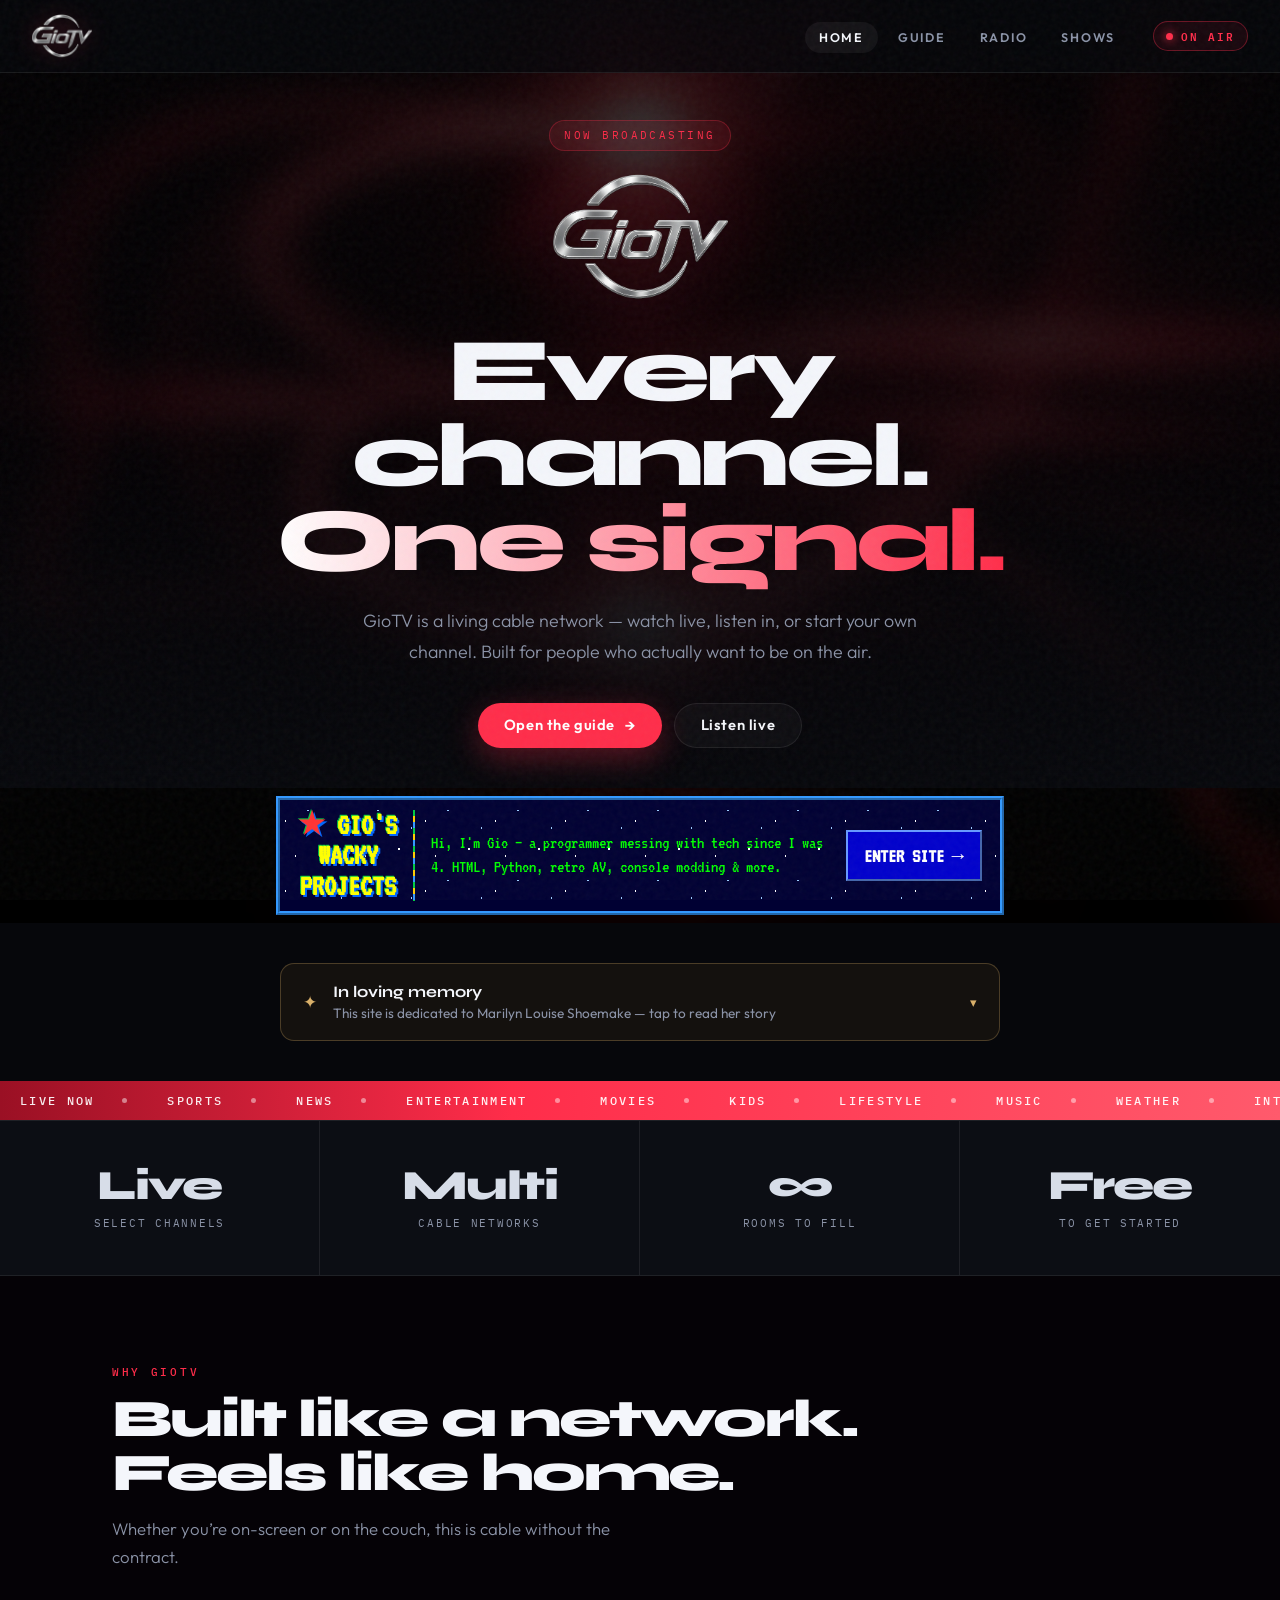
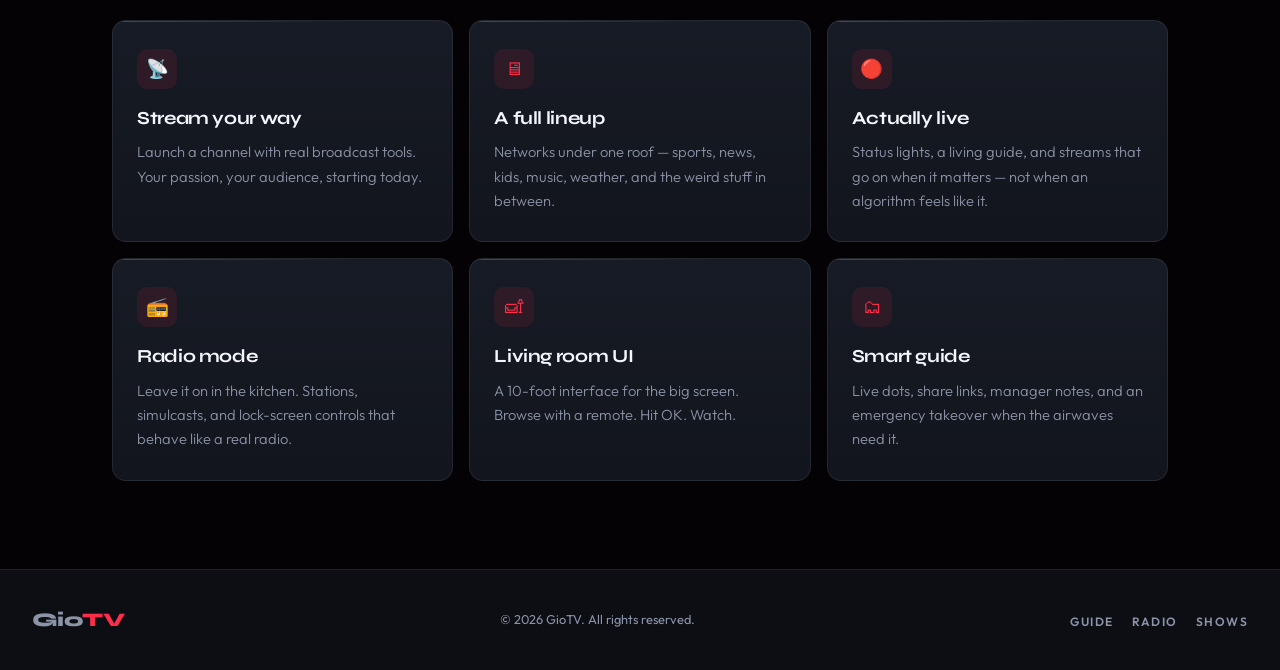
<file: index.html>
<!DOCTYPE html>
<html lang="en">
<head>
  <meta charset="UTF-8" />
  <meta name="viewport" content="width=device-width, initial-scale=1.0"/>
  <title>GioTV – Every Channel. One Signal.</title>
  <link rel="stylesheet" href="style.css?v=herobg3"/>
</head>
<body class="home-page">
  <header class="site-header">
    <a class="brand" href="index.html">
      <img src="TV.png" alt="GioTV" class="brand-mark"/>
    </a>
    <input type="checkbox" id="nav-toggle"/>
    <label class="nav-burger" for="nav-toggle" aria-label="Open menu"><span></span><span></span><span></span></label>
    <ul class="nav-links">
      <li><a href="index.html" class="active">Home</a></li>
      <li><a href="guide.html">Guide</a></li>
      <li><a href="radio.html">Radio</a></li>
      <li><a href="shows.html">Shows</a></li>
    </ul>
    <span class="on-air"><i></i> On air</span>
  </header>

  <section class="hero">
    <div class="hero-bg" aria-hidden="true"></div>
    <div class="hero-inner">
      <div class="hero-tag">Now broadcasting</div>
      <img src="TV.png" alt="GioTV" class="hero-logo"/>
      <h1 class="hero-headline">Every channel.<br/><em>One signal.</em></h1>
      <p class="hero-sub">
        GioTV is a living cable network — watch live, listen in, or start your own channel.
        Built for people who actually want to be on the air.
      </p>
      <div class="hero-actions">
        <a href="guide.html" class="btn btn-primary btn-arrow">Open the guide</a>
        <a href="radio.html" class="btn btn-outline">Listen live</a>
      </div>
    </div>
  </section>

  <div class="gwp-slot">
<!-- ============================================================
Gio's Wacky Projects — paste-anywhere banner
============================================================= -->
<a href="https://gios-projects.pages.dev" target="_blank" rel="noopener"
style="text-decoration:none; display:block; max-width:728px; width:100%;">
<style>
@import url('https://fonts.googleapis.com/css2?family=VT323&display=swap');
.gwp-banner {
font-family: 'VT323', 'Courier New', monospace;
background-color: #000033;
background-image:
radial-gradient(circle at 8% 30%, #fff 0px, #fff 1px, transparent 1px),
radial-gradient(circle at 70% 70%, #fff 0px, #fff 1px, transparent 1px),
radial-gradient(circle at 40% 15%, #99ccff 0px, #99ccff 1px, transparent 1px),
radial-gradient(circle at 88% 40%, #99ccff 0px, #99ccff 1px, transparent 1px),
radial-gradient(circle at 22% 80%, #fff 0px, #fff 1px, transparent 1px);
background-size: 70px 70px;
border: 4px ridge #3399ff;
padding: 10px 18px;
display: flex;
align-items: center;
gap: 16px;
cursor: pointer;
}
.gwp-logo {
flex-shrink: 0;
font-size: 1.9em;
font-weight: bold;
line-height: 1;
color: #ffff00;
text-shadow: 2px 2px 0 #0066ff, -1px -1px 0 #00cc44;
white-space: nowrap;
text-align: center;
}
.gwp-logo .gwp-star {
color: #ff3333;
animation: gwp-blink 1s step-start infinite;
}
@keyframes gwp-blink { 50% { opacity: 0; } }
@media (prefers-reduced-motion: reduce) {
.gwp-logo .gwp-star { animation: none; }
}
.gwp-divider {
width: 2px;
align-self: stretch;
background: repeating-linear-gradient(180deg, #00cc44 0 6px, #ffcc00 6px 12px, #3399ff 12px 18px);
flex-shrink: 0;
}
.gwp-desc {
color: #00ff00;
font-size: 1.15em;
line-height: 1.3;
}
.gwp-desc .gwp-cta {
color: #33aaff;
font-weight: bold;
}
.gwp-btn {
flex-shrink: 0;
display: inline-block;
font-family: 'VT323', 'Courier New', monospace;
font-size: 1.3em;
font-weight: bold;
color: #fff;
background: #0000cc;
border: 2px outset #6699ff;
padding: 8px 16px;
white-space: nowrap;
}
.gwp-banner:hover .gwp-btn {
background: #0000ff;
}
.gwp-banner:active .gwp-btn {
border-style: inset;
}
@media (max-width: 640px) {
.gwp-banner {
flex-wrap: wrap;
gap: 10px 12px;
padding: 10px 12px;
}
.gwp-logo { font-size: 1.35em; }
.gwp-divider { display: none; }
.gwp-desc {
flex: 1 1 100%;
font-size: 1em;
order: 3;
}
.gwp-btn {
margin-left: auto;
font-size: 1.15em;
padding: 7px 12px;
}
}
</style>
<div class="gwp-banner">
<div class="gwp-logo">
<span class="gwp-star">&#9733;</span> GIO'S<br>WACKY<br>PROJECTS
</div>
<div class="gwp-divider"></div>
<div class="gwp-desc">
Hi, I'm Gio — a programmer messing with tech since I was 4.
HTML, Python, retro AV, console modding &amp; more.
</div>
<div class="gwp-btn">ENTER SITE &rarr;</div>
</div>
</a>
  </div>

  <div class="memorial-band">
    <div class="memorial-toggle-wrap">
      <button type="button" class="memorial-toggle-btn" id="memorialToggleBtn" aria-expanded="false" aria-controls="memorialPanel">
        <span class="memorial-toggle-icon">✦</span>
        <span class="memorial-toggle-text">
          <span class="memorial-toggle-title">In loving memory</span>
          <span class="memorial-toggle-sub">This site is dedicated to Marilyn Louise Shoemake — tap to read her story</span>
        </span>
        <span class="memorial-toggle-chevron">▾</span>
      </button>
      <div class="memorial-panel" id="memorialPanel">
        <section class="memorial-section" id="memorial">
          <div class="memorial-inner">
            <div class="memorial-photo-wrap">
              <div class="memorial-photo-frame">
                <img src="memorial.jpg" alt="Marilyn Louise Shoemake" class="memorial-photo"/>
              </div>
              <p class="memorial-photo-caption">Marilyn Louise Shoemake</p>
              <p class="memorial-dates">Age 87 · Passed July 19, 2026</p>
            </div>
            <div class="memorial-text">
              <div class="memorial-eyebrow">In loving memory</div>
              <h2 class="memorial-name">Marilyn Louise (Blanford) Shoemake</h2>
              <p class="memorial-lifespan">Patton, Missouri · Age 87</p>
              <div class="memorial-body">
                <p>Marilyn passed away peacefully on July 19, 2026. On June 14, 1954, she married the love of her life, <strong>Richard M. Shoemake</strong>, and together they built a life rooted in faith, family, hard work, and unconditional love.</p>
                <p>She is lovingly remembered by her children. Her greatest joy was loving others — whether caring for her family, tending her garden, feeding her animals, or welcoming loved ones around her table with homemade meals and her famous yeast rolls. Marilyn lived a life of quiet kindness and unwavering love, and her memory will forever be a blessing to all who knew and loved her.</p>
              </div>
              <div class="memorial-quote">
                <p>“Death will be no more.”</p>
                <cite>Revelation 21:4 · <a href="https://www.jw.org" target="_blank" rel="noopener">JW.org</a></cite>
              </div>
              <p class="memorial-dedication">This site is dedicated to her memory <span>— Gio</span></p>
            </div>
          </div>
        </section>
      </div>
    </div>
  </div>

  <div class="ticker-wrap" aria-hidden="true">
    <div class="ticker">
      <div class="ticker-item">Live now<span class="ticker-dot"></span></div>
      <div class="ticker-item">Sports<span class="ticker-dot"></span></div>
      <div class="ticker-item">News<span class="ticker-dot"></span></div>
      <div class="ticker-item">Entertainment<span class="ticker-dot"></span></div>
      <div class="ticker-item">Movies<span class="ticker-dot"></span></div>
      <div class="ticker-item">Kids<span class="ticker-dot"></span></div>
      <div class="ticker-item">Lifestyle<span class="ticker-dot"></span></div>
      <div class="ticker-item">Music<span class="ticker-dot"></span></div>
      <div class="ticker-item">Weather<span class="ticker-dot"></span></div>
      <div class="ticker-item">International<span class="ticker-dot"></span></div>
      <div class="ticker-item">Live now<span class="ticker-dot"></span></div>
      <div class="ticker-item">Sports<span class="ticker-dot"></span></div>
      <div class="ticker-item">News<span class="ticker-dot"></span></div>
      <div class="ticker-item">Entertainment<span class="ticker-dot"></span></div>
      <div class="ticker-item">Movies<span class="ticker-dot"></span></div>
      <div class="ticker-item">Kids<span class="ticker-dot"></span></div>
      <div class="ticker-item">Lifestyle<span class="ticker-dot"></span></div>
      <div class="ticker-item">Music<span class="ticker-dot"></span></div>
      <div class="ticker-item">Weather<span class="ticker-dot"></span></div>
      <div class="ticker-item">International<span class="ticker-dot"></span></div>
    </div>
  </div>

  <div class="stats reveal">
    <div class="stat"><div class="stat-num">Live</div><div class="stat-label">Select channels</div></div>
    <div class="stat"><div class="stat-num">Multi</div><div class="stat-label">Cable networks</div></div>
    <div class="stat"><div class="stat-num">∞</div><div class="stat-label">Rooms to fill</div></div>
    <div class="stat"><div class="stat-num">Free</div><div class="stat-label">To get started</div></div>
  </div>

  <div class="section reveal">
    <p class="section-label">Why GioTV</p>
    <h2 class="section-title">Built like a network.<br/>Feels like home.</h2>
    <p class="section-sub">Whether you’re on-screen or on the couch, this is cable without the contract.</p>
    <div class="features-grid">
      <div class="feature-card">
        <div class="feature-icon">📡</div>
        <div class="feature-title">Stream your way</div>
        <p class="feature-desc">Launch a channel with real broadcast tools. Your passion, your audience, starting today.</p>
      </div>
      <div class="feature-card">
        <div class="feature-icon">🖥</div>
        <div class="feature-title">A full lineup</div>
        <p class="feature-desc">Networks under one roof — sports, news, kids, music, weather, and the weird stuff in between.</p>
      </div>
      <div class="feature-card">
        <div class="feature-icon">🔴</div>
        <div class="feature-title">Actually live</div>
        <p class="feature-desc">Status lights, a living guide, and streams that go on when it matters — not when an algorithm feels like it.</p>
      </div>
      <div class="feature-card">
        <div class="feature-icon">📻</div>
        <div class="feature-title">Radio mode</div>
        <p class="feature-desc">Leave it on in the kitchen. Stations, simulcasts, and lock-screen controls that behave like a real radio.</p>
      </div>
      <div class="feature-card">
        <div class="feature-icon">🛋</div>
        <div class="feature-title">Living room UI</div>
        <p class="feature-desc">A 10-foot interface for the big screen. Browse with a remote. Hit OK. Watch.</p>
      </div>
      <div class="feature-card">
        <div class="feature-icon">🗂</div>
        <div class="feature-title">Smart guide</div>
        <p class="feature-desc">Live dots, share links, manager notes, and an emergency takeover when the airwaves need it.</p>
      </div>
    </div>
  </div>

  <footer>
    <div class="footer-logo">Gio<span>TV</span></div>
    <p class="footer-copy">© 2026 GioTV. All rights reserved.</p>
    <ul class="footer-links">
      <li><a href="guide.html">Guide</a></li>
      <li><a href="radio.html">Radio</a></li>
      <li><a href="shows.html">Shows</a></li>
    </ul>
  </footer>

  <script src="site.js"></script>
</body>
</html>
</file>
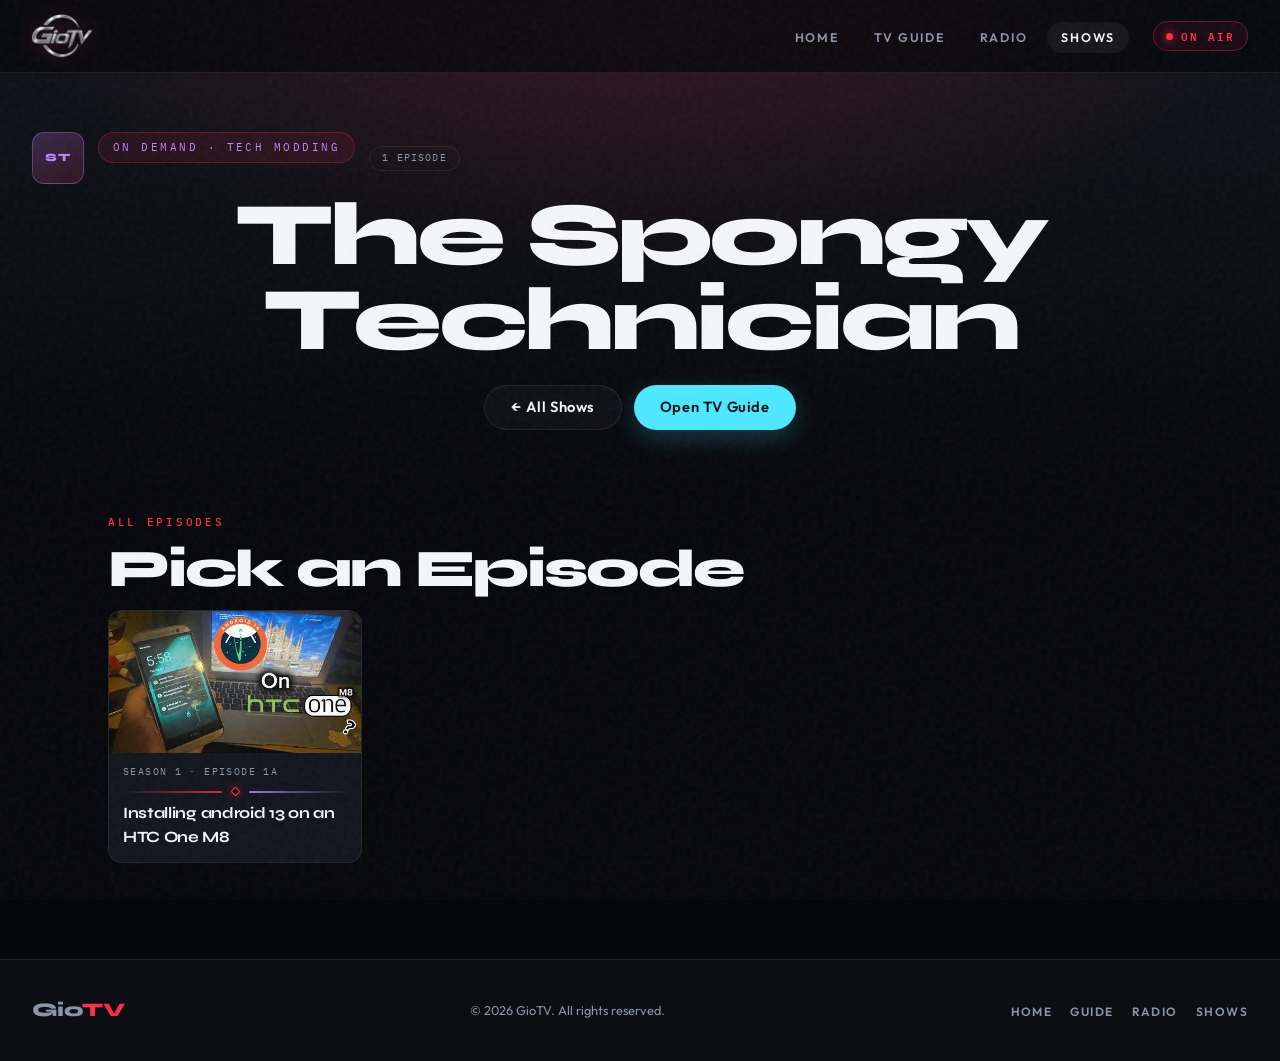
<file: episodes.html>
<!DOCTYPE html>
<html lang="en">
<head>
<meta charset="UTF-8" />
<meta name="viewport" content="width=device-width, initial-scale=1.0"/>
<title>GioTV – Episodes</title>
<link rel="stylesheet" href="style.css?v=shw2"/>
<script>
document.addEventListener('contextmenu', event => {
if (event.target.tagName === 'IMG') {
event.preventDefault();
}
});
</script>
<style>
/* ── EPISODES PAGE (page-scoped styles) ── */
.episodes-page .page-tag { color: var(--purple); }

.show-strip {
  display: flex;
  align-items: center;
  gap: 14px;
  flex-wrap: wrap;
  margin-bottom: 8px;
}

.show-badge {
  flex-shrink: 0;
  width: 52px; height: 52px;
  border-radius: 12px;
  display: flex; align-items: center; justify-content: center;
  background: linear-gradient(150deg, rgba(192, 132, 252, 0.22), rgba(255, 45, 74, 0.16));
  border: 1px solid rgba(192, 132, 252, 0.35);
  font-family: 'Syne', sans-serif;
  font-weight: 800;
  font-size: 0.7rem;
  letter-spacing: 0.06em;
  color: var(--purple);
}

.show-meta {
  flex-shrink: 0;
  font-family: 'IBM Plex Mono', monospace;
  font-size: 0.62rem;
  letter-spacing: 0.12em;
  text-transform: uppercase;
  color: var(--muted);
  border: 1px solid var(--border);
  border-radius: 999px;
  padding: 4px 12px;
}

.episodes-empty {
  color: var(--muted);
  font-size: 0.95rem;
  font-weight: 300;
  border: 1px dashed var(--border);
  border-radius: var(--radius);
  padding: 26px;
  text-align: center;
}

/* episode number line: small mono caps, letter-spaced */
.ep-number {
  font-family: 'IBM Plex Mono', monospace;
  font-size: 0.62rem;
  letter-spacing: 0.14em;
  text-transform: uppercase;
  color: var(--muted);
}

/* ── CUSTOM DIVIDER between the episode number and the title ──
   Two gradient hairlines flank a small glowing diamond; the left
   line burns in from red, the right fades out to purple. On card
   hover the diamond flips to purple and the lines brighten. */
.ep-divider {
  display: flex;
  align-items: center;
  gap: 10px;
  margin: 8px 0 6px;
}
.ep-divider::before,
.ep-divider::after {
  content: '';
  flex: 1;
  height: 2px;
  border-radius: 2px;
  transition: filter 0.25s;
}
.ep-divider::before {
  background: linear-gradient(90deg, transparent 0%, rgba(255, 45, 74, 0.85) 100%);
}
.ep-divider::after {
  background: linear-gradient(90deg, rgba(192, 132, 252, 0.85) 0%, transparent 100%);
}
.ep-divider i {
  width: 7px; height: 7px;
  transform: rotate(45deg);
  background: var(--off-black);
  border: 1.5px solid var(--red);
  border-radius: 1.5px;
  box-shadow: 0 0 8px rgba(255, 45, 74, 0.6);
  flex-shrink: 0;
  transition: border-color 0.25s, box-shadow 0.25s;
}
.channel-card:hover .ep-divider i {
  border-color: var(--purple);
  box-shadow: 0 0 10px rgba(192, 132, 252, 0.8);
}
.channel-card:hover .ep-divider::before,
.channel-card:hover .ep-divider::after { filter: brightness(1.35); }

/* Fill the 16:9 frame. .thumbnail-wrapper has no sizing rules anywhere, so
   the img's height:100% collapsed to auto and the (letterboxed) YouTube hq
   thumb sat top-aligned with its black bar showing as a gap. */
.episodes-page .thumbnail-wrapper {
  position: absolute;
  inset: 0;
}
.episodes-page .channel-thumb img {
  width: 100%;
  height: 100%;
  object-fit: cover;
}

/* ── EPISODE MODAL (YouTube player) ── */
.ep-modal-overlay {
  position: fixed;
  inset: 0;
  z-index: 10000;
  background: rgba(4, 5, 9, 0.78);
  backdrop-filter: blur(6px);
  display: flex;
  align-items: center;
  justify-content: center;
  padding: 24px;
  opacity: 0;
  pointer-events: none;
  transition: opacity 0.25s ease;
}
.ep-modal-overlay.open { opacity: 1; pointer-events: auto; }

.ep-modal-box {
  width: min(960px, 100%);
  background: var(--off-black);
  border: 1px solid var(--border);
  border-radius: var(--radius);
  overflow: hidden;
  box-shadow: var(--shadow);
  transform: translateY(14px) scale(0.98);
  transition: transform 0.25s ease;
}
.ep-modal-overlay.open .ep-modal-box { transform: none; }

.ep-modal-head {
  display: flex;
  align-items: center;
  gap: 12px;
  padding: 12px 16px;
  border-bottom: 1px solid var(--border);
  background: var(--surface);
}

.ep-modal-eyebrow {
  font-family: 'IBM Plex Mono', monospace;
  font-size: 0.6rem;
  letter-spacing: 0.14em;
  text-transform: uppercase;
  color: var(--purple);
  flex-shrink: 0;
}

.ep-modal-title {
  flex: 1;
  min-width: 0;
  font-family: 'Syne', sans-serif;
  font-weight: 700;
  font-size: 0.92rem;
  white-space: nowrap;
  overflow: hidden;
  text-overflow: ellipsis;
}

.ep-modal-yt {
  flex-shrink: 0;
  font-family: 'IBM Plex Mono', monospace;
  font-size: 0.62rem;
  letter-spacing: 0.1em;
  text-transform: uppercase;
  color: var(--muted);
  border: 1px solid var(--border);
  border-radius: 999px;
  padding: 5px 12px;
  text-decoration: none;
  transition: color 0.2s, border-color 0.2s;
}
.ep-modal-yt:hover { color: var(--red); border-color: rgba(255, 45, 74, 0.5); }

.ep-modal-close {
  flex-shrink: 0;
  width: 30px; height: 30px;
  border-radius: 8px;
  border: 1px solid var(--border);
  background: transparent;
  color: var(--muted);
  font-size: 0.85rem;
  cursor: pointer;
  transition: color 0.2s, border-color 0.2s;
}
.ep-modal-close:hover { color: var(--text); border-color: rgba(255, 255, 255, 0.3); }

.ep-modal-frame {
  position: relative;
  width: 100%;
  aspect-ratio: 16 / 9;
  background: #000;
}
.ep-modal-frame iframe {
  position: absolute;
  inset: 0;
  width: 100%; height: 100%;
  border: 0;
  display: block;
}

@media (max-width: 600px) {
  .ep-modal-eyebrow, .ep-modal-yt { display: none; }
}
</style>
</head>
<body class="episodes-page">

<header class="site-header">
<a class="brand" href="index.html">
<img src="TV.png" alt="GioTV" class="brand-mark"/>
</a>
<input type="checkbox" id="nav-toggle"/>
<label class="nav-burger" for="nav-toggle" aria-label="Open menu"><span></span><span></span><span></span></label>
<ul class="nav-links">
<li><a href="index.html">Home</a></li>
<li><a href="guide.html">TV Guide</a></li>
<li><a href="radio.html">Radio</a></li>
<li><a href="shows.html" class="active">Shows</a></li>
</ul>
<span class="on-air"><i></i> On air</span>
</header>

<div class="page-header">
<div class="page-header-inner">
<div class="show-strip">
<div class="show-badge" id="showBadge">◈</div>
<div class="page-tag" id="showTag">On Demand</div>
<span class="show-meta" id="showMeta"></span>
</div>
<h1 class="page-title" id="showTitle">Loading&hellip;</h1>
<div class="header-actions">
<a href="shows.html" class="btn btn-outline">← All Shows</a>
<a href="guide.html" class="btn btn-blue">Open TV Guide</a>
</div>
</div>
</div>

<div class="main-content">

<p class="section-label" id="seasonLabel">All Episodes</p>
<h2 class="section-heading">Pick an Episode</h2>

<div class="channels-grid" id="episodeGrid">
<noscript><p class="episodes-empty">JavaScript is required to browse episodes.</p></noscript>
</div>

<p class="episodes-empty" id="notFound" style="display:none;">
That show isn't on the shelf yet.
<a href="shows.html" style="color: var(--red);">← Back to all shows</a>
</p>

</div>

<!-- EPISODE MODAL -->
<div class="ep-modal-overlay" id="epModalOverlay" role="dialog" aria-modal="true" aria-label="Episode player">
<div class="ep-modal-box">
<div class="ep-modal-head">
<span class="ep-modal-eyebrow">✦ Now Playing</span>
<div class="ep-modal-title" id="epModalTitle">Episode</div>
<a class="ep-modal-yt" id="epModalLink" href="#" target="_blank" rel="noopener">Watch on YouTube ↗</a>
<button class="ep-modal-close" id="epModalClose" aria-label="Close player">✕</button>
</div>
<div class="ep-modal-frame">
<iframe id="epModalFrame" src="about:blank" title="Episode player" allow="autoplay; encrypted-media; picture-in-picture" allowfullscreen></iframe>
</div>
</div>
</div>

<footer>
<div class="footer-logo">Gio<span>TV</span></div>
<p class="footer-copy">© 2026 GioTV. All rights reserved.</p>
<ul class="footer-links">
<li><a href="index.html">Home</a></li>
<li><a href="guide.html">Guide</a></li>
<li><a href="radio.html">Radio</a></li>
<li><a href="shows.html">Shows</a></li>
</ul>
</footer>

<script src="shows-data.js?v=1"></script>
<script>
// ── EPISODE GRID ──
// Reads ?show=<slug>, pulls that show out of GIOTV_SHOWS (shows-data.js),
// and renders one card per episode. Card click opens the modal player below;
// the raw href still points at YouTube for middle-click / no-JS.
(function () {
  const grid = document.getElementById('episodeGrid');
  const shows = window.GIOTV_SHOWS || {};
  const slug = new URLSearchParams(location.search).get('show') || Object.keys(shows)[0];
  const show = shows[slug];

  if (!show) {
    document.getElementById('showTitle').textContent = 'Show not found';
    document.getElementById('notFound').style.display = '';
    grid.style.display = 'none';
    return;
  }

  // Fill the header
  document.title = 'GioTV – ' + show.title;
  document.getElementById('showBadge').textContent = show.badge || 'TV';
  document.getElementById('showTag').textContent = 'On Demand' + (show.tagline ? ' · ' + show.tagline : '');
  const n = (show.episodes || []).length;
  document.getElementById('showMeta').textContent = n + (n === 1 ? ' Episode' : ' Episodes');
  document.getElementById('showTitle').innerHTML = '';
  document.getElementById('showTitle').appendChild(document.createTextNode(show.title));

  function el(tag, cls, text) {
    const node = document.createElement(tag);
    if (cls) node.className = cls;
    if (text != null) node.textContent = text;
    return node;
  }

  // "Season 1 · Episode 1A" built from ep.season / ep.code (either may be omitted)
  function epLabel(ep) {
    const parts = [];
    if (ep.season) parts.push('Season ' + ep.season);
    if (ep.code) parts.push('Episode ' + ep.code);
    return parts.join(' \u00b7 ');
  }

  (show.episodes || []).forEach(ep => {
    const card = el('a', 'channel-card episode-card');
    card.href = ep.watch;

    const thumb = el('div', 'channel-thumb');
    const wrap = el('div', 'thumbnail-wrapper');
    const img = el('img');
    img.alt = (epLabel(ep) ? epLabel(ep) + ': ' : '') + ep.title + ' thumbnail';
    img.loading = 'lazy';
    // Thumbnail: prefer an explicit ep.thumb (local file or inline data URI)
    // so it renders in any context (even network-sandboxed previews);
    // otherwise fetch YouTube's hq thumbnail, then mq as a last resort.
    if (ep.thumb) {
      img.src = ep.thumb;
    } else {
      img.src = 'https://i.ytimg.com/vi/' + ep.videoId + '/hqdefault.jpg';
      img.addEventListener('error', () => {
        img.src = 'https://i.ytimg.com/vi/' + ep.videoId + '/mqdefault.jpg';
      }, { once: true });
    }
    wrap.appendChild(img);
    thumb.appendChild(wrap);

    const overlay = el('div', 'thumb-overlay');
    const play = el('div', 'thumb-play', '▶');
    overlay.appendChild(play);
    thumb.appendChild(overlay);
    card.appendChild(thumb);

    const info = el('div', 'channel-info');
    // "Season 1 · Episode 1A" → custom divider → episode name
    if (epLabel(ep)) {
      info.appendChild(el('div', 'ep-number', epLabel(ep)));
      const divider = el('div', 'ep-divider');
      divider.appendChild(el('i'));
      info.appendChild(divider);
    }
    info.appendChild(el('div', 'channel-name', ep.title));
    card.appendChild(info);

    card.addEventListener('click', e => {
      e.preventDefault();
      openEp(card, ep);
    });

    grid.appendChild(card);
  });

  // ── MODAL PLAYER ──
  const overlay = document.getElementById('epModalOverlay');
  const frame = document.getElementById('epModalFrame');
  const titleEl = document.getElementById('epModalTitle');
  const linkEl = document.getElementById('epModalLink');

  function openEp(card, ep) {
    frame.src = 'https://www.youtube-nocookie.com/embed/' + ep.videoId + '?autoplay=1&rel=0';
    titleEl.textContent = (epLabel(ep) ? epLabel(ep) + ' \u2014 ' : '') + ep.title;
    linkEl.href = ep.watch;
    overlay.classList.add('open');
    document.body.style.overflow = 'hidden';
  }

  function closeEp() {
    overlay.classList.remove('open');
    frame.src = 'about:blank'; // stop playback
    document.body.style.overflow = '';
  }

  document.getElementById('epModalClose').addEventListener('click', closeEp);
  overlay.addEventListener('click', e => { if (e.target === overlay) closeEp(); });
  document.addEventListener('keydown', e => {
    if (e.key === 'Escape' && overlay.classList.contains('open')) closeEp();
  });
})();

// ── SCROLL REVEAL ──
const observer = new IntersectionObserver(entries => {
  entries.forEach(entry => {
    if (entry.isIntersecting) {
      entry.target.classList.add('visible');
      observer.unobserve(entry.target);
    }
  });
}, { threshold: 0.08 });
document.querySelectorAll('.reveal').forEach(el => observer.observe(el));
</script>
</body>
</html>
</file>
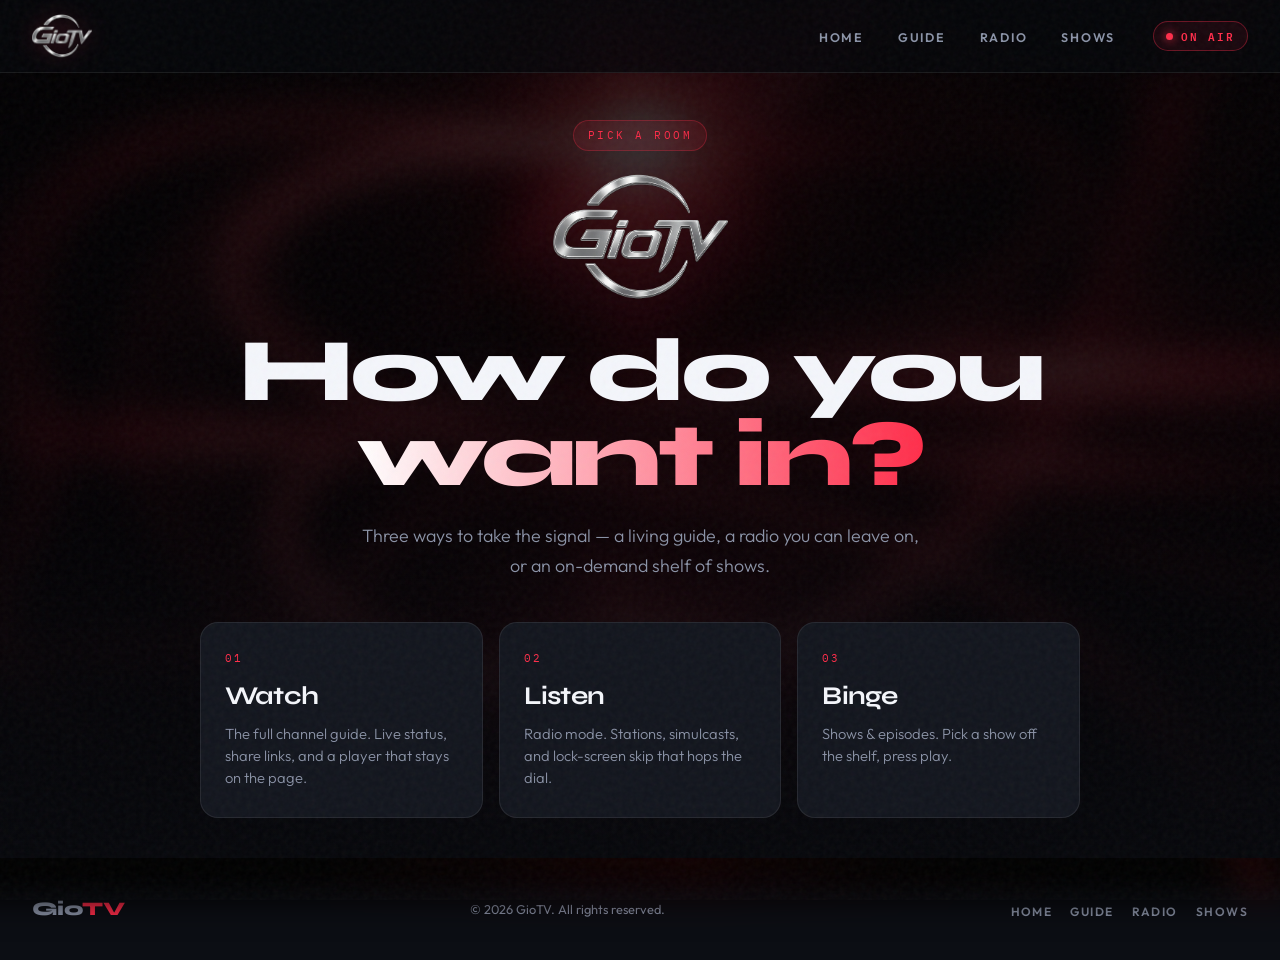
<file: index-alt.html>
<!DOCTYPE html>
<html lang="en">
<head>
  <meta charset="UTF-8" />
  <meta name="viewport" content="width=device-width, initial-scale=1.0"/>
  <title>GioTV – Choose a room</title>
  <link rel="stylesheet" href="style.css"/>
</head>
<body>
  <header class="site-header">
    <a class="brand" href="index.html">
      <img src="TV.png" alt="GioTV" class="brand-mark"/>
    </a>
    <input type="checkbox" id="nav-toggle"/>
    <label class="nav-burger" for="nav-toggle" aria-label="Open menu"><span></span><span></span><span></span></label>
    <ul class="nav-links">
      <li><a href="index.html">Home</a></li>
      <li><a href="guide.html">Guide</a></li>
      <li><a href="radio.html">Radio</a></li>
      <li><a href="shows.html">Shows</a></li>
    </ul>
    <span class="on-air"><i></i> On air</span>
  </header>

  <section class="hero">
    <div class="hero-bg" aria-hidden="true"></div>
    <div class="hero-inner">
      <div class="hero-tag">Pick a room</div>
      <img src="TV.png" alt="GioTV" class="hero-logo"/>
      <h1 class="hero-headline">How do you<br/><em>want in?</em></h1>
      <p class="hero-sub">Three ways to take the signal — a living guide, a radio you can leave on, or an on-demand shelf of shows.</p>
      <div class="mode-grid">
        <a class="mode-card" href="guide.html">
          <div class="kicker">01</div>
          <h2>Watch</h2>
          <p>The full channel guide. Live status, share links, and a player that stays on the page.</p>
        </a>
        <a class="mode-card" href="radio.html">
          <div class="kicker">02</div>
          <h2>Listen</h2>
          <p>Radio mode. Stations, simulcasts, and lock-screen skip that hops the dial.</p>
        </a>
        <a class="mode-card" href="shows.html">
          <div class="kicker">03</div>
          <h2>Binge</h2>
          <p>Shows &amp; episodes. Pick a show off the shelf, press play.</p>
        </a>
      </div>
    </div>
  </section>

  <footer>
    <div class="footer-logo">Gio<span>TV</span></div>
    <p class="footer-copy">© 2026 GioTV. All rights reserved.</p>
    <ul class="footer-links">
      <li><a href="index.html">Home</a></li>
      <li><a href="guide.html">Guide</a></li>
      <li><a href="radio.html">Radio</a></li>
      <li><a href="shows.html">Shows</a></li>
    </ul>
  </footer>
  <script src="site.js"></script>
</body>
</html>
</file>
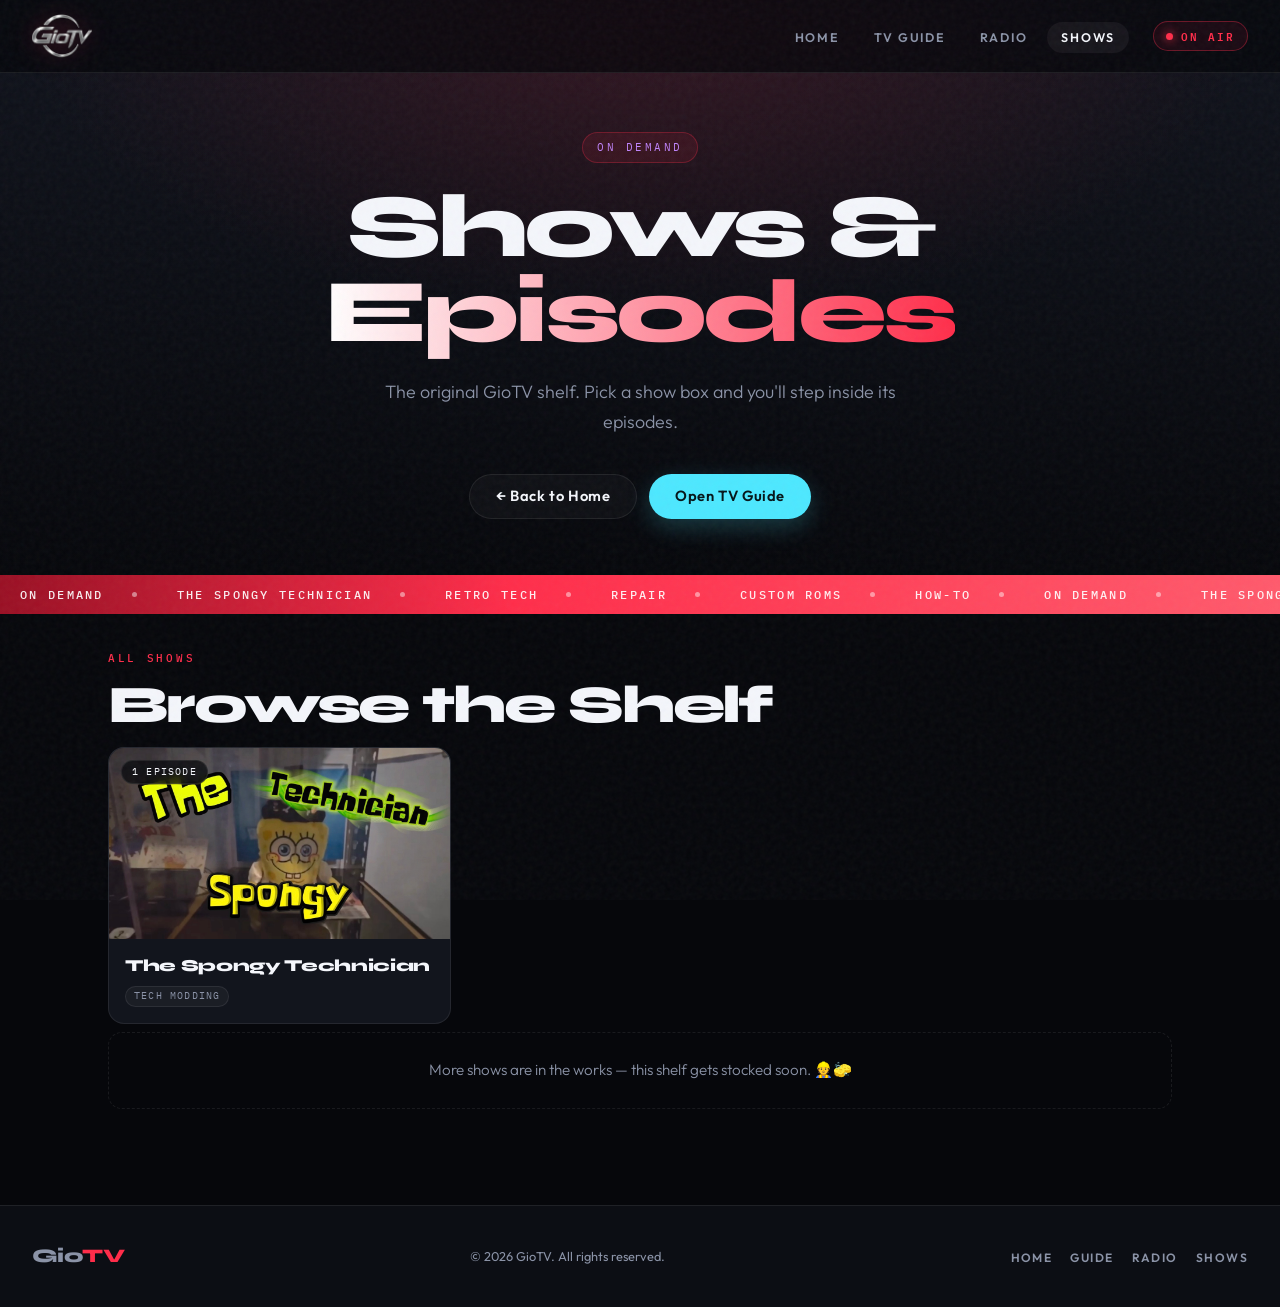
<file: shows.html>
<!DOCTYPE html>
<html lang="en">
<head>
<meta charset="UTF-8" />
<meta name="viewport" content="width=device-width, initial-scale=1.0"/>
<title>GioTV – Shows</title>
<link rel="stylesheet" href="style.css?v=shw2"/>
<script>
document.addEventListener('contextmenu', event => {
if (event.target.tagName === 'IMG') {
event.preventDefault();
}
});
</script>
<style>
/* ── SHOWS PAGE (page-scoped styles) ── */
.shows-page .page-tag { color: var(--purple); }

/* Show boxes: wider tiles than the channel grid so a show reads as a show */
#showGrid {
  display: grid;
  grid-template-columns: repeat(auto-fill, minmax(300px, 1fr));
  gap: 18px;
}

.show-card {
  background: var(--card-bg);
  border: 1px solid var(--border);
  border-radius: calc(var(--radius) + 2px);
  overflow: hidden;
  text-decoration: none;
  color: var(--text);
  display: block;
  position: relative;
  transition: border-color 0.25s, transform 0.25s, box-shadow 0.25s;
}

.show-card::after {
  content: '';
  position: absolute;
  top: 0; left: 0; right: 0;
  height: 1px;
  background: linear-gradient(90deg, var(--purple), transparent);
  opacity: 0;
  transition: opacity 0.25s;
}

.show-card:hover {
  border-color: rgba(192, 132, 252, 0.45);
  transform: translateY(-4px);
  box-shadow: var(--shadow);
}
.show-card:hover::after { opacity: 1; }

.show-poster {
  position: relative;
  width: 100%;
  aspect-ratio: 16 / 9;
  background: var(--off-black);
  overflow: hidden;
}

.show-poster img {
  width: 100%; height: 100%;
  object-fit: cover;
  display: block;
  pointer-events: none;
  transition: transform 0.4s ease;
}
.show-card:hover .show-poster img { transform: scale(1.06); }

.show-count-badge {
  position: absolute;
  top: 12px; left: 12px;
  z-index: 10;
  font-family: 'IBM Plex Mono', monospace;
  font-size: 0.62rem;
  letter-spacing: 0.12em;
  text-transform: uppercase;
  color: var(--text);
  background: rgba(6, 7, 11, 0.75);
  border: 1px solid var(--border);
  border-radius: 999px;
  padding: 4px 10px;
  backdrop-filter: blur(4px);
}

.show-open {
  position: absolute;
  right: 12px; bottom: 12px;
  z-index: 10;
  display: inline-flex;
  align-items: center;
  gap: 8px;
  font-family: 'Syne', sans-serif;
  font-weight: 700;
  font-size: 0.78rem;
  letter-spacing: 0.02em;
  color: #fff;
  background: var(--red);
  border-radius: 999px;
  padding: 8px 14px;
  box-shadow: 0 0 24px rgba(255, 45, 74, 0.45);
  transform: translateY(6px);
  opacity: 0;
  transition: opacity 0.25s, transform 0.25s;
}
.show-card:hover .show-open { opacity: 1; transform: none; }

.show-info { padding: 14px 16px 16px; }

.show-name {
  font-family: 'Syne', sans-serif;
  font-size: 1.05rem;
  font-weight: 800;
  letter-spacing: -0.02em;
}
.show-name em { font-style: normal; color: var(--red); }

.show-tagline {
  font-family: 'IBM Plex Mono', monospace;
  font-size: 0.62rem;
  letter-spacing: 0.12em;
  text-transform: uppercase;
  color: var(--muted);
  background: rgba(255, 255, 255, 0.04);
  border: 1px solid var(--border);
  border-radius: 999px;
  padding: 2px 8px;
  margin-top: 8px;
  display: inline-block;
}

.shows-empty {
  color: var(--muted);
  font-size: 0.95rem;
  font-weight: 300;
  border: 1px dashed var(--border);
  border-radius: var(--radius);
  padding: 26px;
  text-align: center;
  margin-top: 8px;
}

@media (max-width: 600px) {
  #showGrid { grid-template-columns: 1fr; }
  .show-open { opacity: 1; transform: none; }
}
</style>
</head>
<body class="shows-page">

<header class="site-header">
<a class="brand" href="index.html">
<img src="TV.png" alt="GioTV" class="brand-mark"/>
</a>
<input type="checkbox" id="nav-toggle"/>
<label class="nav-burger" for="nav-toggle" aria-label="Open menu"><span></span><span></span><span></span></label>
<ul class="nav-links">
<li><a href="index.html">Home</a></li>
<li><a href="guide.html">TV Guide</a></li>
<li><a href="radio.html">Radio</a></li>
<li><a href="shows.html" class="active">Shows</a></li>
</ul>
<span class="on-air"><i></i> On air</span>
</header>

<div class="page-header">
<div class="page-header-inner">
<div class="page-tag">On Demand</div>
<h1 class="page-title">Shows &amp; <em>Episodes</em></h1>
<p class="page-sub">The original GioTV shelf. Pick a show box and you'll step inside its episodes.</p>
<div class="header-actions">
<a href="index.html" class="btn btn-outline">← Back to Home</a>
<a href="guide.html" class="btn btn-blue">Open TV Guide</a>
</div>
</div>
</div>

<div class="ticker-wrap" aria-hidden="true">
<div class="ticker">
<div class="ticker-item">On Demand<span class="ticker-dot"></span></div>
<div class="ticker-item">The Spongy Technician<span class="ticker-dot"></span></div>
<div class="ticker-item">Retro Tech<span class="ticker-dot"></span></div>
<div class="ticker-item">Repair<span class="ticker-dot"></span></div>
<div class="ticker-item">Custom ROMs<span class="ticker-dot"></span></div>
<div class="ticker-item">How-To<span class="ticker-dot"></span></div>
<div class="ticker-item">On Demand<span class="ticker-dot"></span></div>
<div class="ticker-item">The Spongy Technician<span class="ticker-dot"></span></div>
<div class="ticker-item">Retro Tech<span class="ticker-dot"></span></div>
<div class="ticker-item">Repair<span class="ticker-dot"></span></div>
<div class="ticker-item">Custom ROMs<span class="ticker-dot"></span></div>
<div class="ticker-item">How-To<span class="ticker-dot"></span></div>
</div>
</div>

<div class="main-content">

<p class="section-label">All Shows</p>
<h2 class="section-heading">Browse the Shelf</h2>

<div id="showGrid">
<noscript><p class="shows-empty">JavaScript is required to browse the shelf.</p></noscript>
</div>

<p class="shows-empty">More shows are in the works — this shelf gets stocked soon. 👷🧽</p>

</div>

<footer>
<div class="footer-logo">Gio<span>TV</span></div>
<p class="footer-copy">© 2026 GioTV. All rights reserved.</p>
<ul class="footer-links">
<li><a href="index.html">Home</a></li>
<li><a href="guide.html">Guide</a></li>
<li><a href="radio.html">Radio</a></li>
<li><a href="shows.html">Shows</a></li>
</ul>
</footer>

<script src="shows-data.js?v=1"></script>
<script>
// ── SHELF: render one box per show from GIOTV_SHOWS ──
// Each box links to episodes.html?show=<slug>; the episode grid lives there.
(function () {
  const grid = document.getElementById('showGrid');
  const shows = window.GIOTV_SHOWS || {};

  function el(tag, cls, text) {
    const n = document.createElement(tag);
    if (cls) n.className = cls;
    if (text != null) n.textContent = text;
    return n;
  }

  function ytThumb(videoId, quality) {
    return 'https://i.ytimg.com/vi/' + videoId + '/' + (quality || 'hqdefault') + '.jpg';
  }

  Object.keys(shows).forEach(slug => {
    const s = shows[slug];
    const first = s.episodes && s.episodes[0];

    const card = el('a', 'show-card');
    card.href = 'episodes.html?show=' + encodeURIComponent(slug);

    const poster = el('div', 'show-poster');
    const img = el('img');
    img.alt = s.title + ' — show art';
    img.loading = 'lazy';
    // Source chain: poster (string or array, tried in order) → first
    // episode's thumb/YouTube thumbnail. e.g. poster: ["file.jpg", dataURI]
    // keeps the site fast AND renders in network-less contexts.
    const sources = [];
    if (s.poster) {
      (Array.isArray(s.poster) ? s.poster : [s.poster]).forEach(src => sources.push(src));
    }
    if (!sources.length && first && first.thumb) sources.push(first.thumb);
    if (!sources.length && first) {
      sources.push(ytThumb(first.videoId), ytThumb(first.videoId, 'mqdefault'));
    }
    if (sources.length) {
      let srcIdx = 0;
      img.src = sources[0];
      if (sources.length > 1) {
        img.addEventListener('error', () => {
          srcIdx++;
          if (srcIdx < sources.length) img.src = sources[srcIdx];
        });
      }
    }
    poster.appendChild(img);
    poster.appendChild(el('span', 'show-count-badge',
      (s.episodes ? s.episodes.length : 0) + (s.episodes && s.episodes.length === 1 ? ' Episode' : ' Episodes')));
    const open = el('span', 'show-open');
    open.appendChild(el('span', null, 'View Episodes'));
    open.appendChild(el('span', null, '→'));
    poster.appendChild(open);
    card.appendChild(poster);

    const info = el('div', 'show-info');
    info.appendChild(el('div', 'show-name', s.title));
    if (s.tagline) info.appendChild(el('span', 'show-tagline', s.tagline));
    card.appendChild(info);

    grid.appendChild(card);
  });
})();

// ── SCROLL REVEAL ──
const observer = new IntersectionObserver(entries => {
  entries.forEach(entry => {
    if (entry.isIntersecting) {
      entry.target.classList.add('visible');
      observer.unobserve(entry.target);
    }
  });
}, { threshold: 0.08 });
document.querySelectorAll('.reveal').forEach(el => observer.observe(el));
</script>
</body>
</html>
</file>
<file: style.css>
@import url('https://fonts.googleapis.com/css2?family=IBM+Plex+Mono:wght@400;500;600&family=Outfit:wght@300;400;500;600;700&family=Syne:wght@600;700;800&display=swap');

:root {
  --red: #ff2d4a;
  --dark-red: #c41632;
  --black: #06070b;
  --off-black: #0c0e14;
  --card-bg: #12151d;
  --surface: #161922;
  --border: rgba(255, 255, 255, 0.08);
  --text: #f4f6fb;
  --muted: #8b93a7;
  --chrome: #d7dde8;
  --gold: #ffc857;
  --sepia: #d9b06a;
  --purple: #c084fc;
  --blue: #4de8ff;
  --dark-blue: #1498b0;
  --cyan: #4de8ff;
  --radius: 14px;
  --header-h: 72px;
  --shadow: 0 24px 80px rgba(0, 0, 0, 0.45);
}

*, *::before, *::after { box-sizing: border-box; margin: 0; padding: 0; }

html { scroll-behavior: smooth; }

body {
  background: var(--black);
  color: var(--text);
  font-family: 'Outfit', sans-serif;
  font-weight: 400;
  overflow-x: hidden;
  min-height: 100vh;
  line-height: 1.5;
}

body::before {
  content: '';
  position: fixed;
  inset: 0;
  pointer-events: none;
  z-index: 9999;
  opacity: 0.045;
  background-image: url("data:image/svg+xml,%3Csvg viewBox='0 0 200 200' xmlns='http://www.w3.org/2000/svg'%3E%3Cfilter id='n'%3E%3CfeTurbulence type='fractalNoise' baseFrequency='0.85' numOctaves='4' stitchTiles='stitch'/%3E%3C/filter%3E%3Crect width='100%25' height='100%25' filter='url(%23n)'/%3E%3C/svg%3E");
}

img {
  -webkit-user-drag: none;
  user-select: none;
  -webkit-user-select: none;
}

a { color: inherit; }

/* ── HEADER ── */
.site-header,
nav.site-header {
  position: fixed;
  top: 0; left: 0; right: 0;
  z-index: 200;
  display: flex;
  align-items: center;
  justify-content: space-between;
  gap: 24px;
  padding: 14px 32px;
  min-height: var(--header-h);
  background: rgba(6, 7, 11, 0.78);
  backdrop-filter: blur(22px) saturate(1.5);
  border-bottom: 1px solid var(--border);
}

.brand {
  display: flex;
  align-items: center;
  gap: 12px;
  text-decoration: none;
  color: var(--text);
  flex-shrink: 0;
}

.brand img,
.brand-mark {
  height: 44px;
  width: auto;
  display: block;
  filter: drop-shadow(0 0 12px rgba(255, 45, 74, 0.25));
  pointer-events: none;
}

.nav-links {
  display: flex;
  align-items: center;
  gap: 6px;
  list-style: none;
  margin-left: auto;
}

.nav-links a {
  color: var(--muted);
  text-decoration: none;
  font-size: 0.78rem;
  letter-spacing: 0.14em;
  text-transform: uppercase;
  font-weight: 600;
  padding: 8px 14px;
  border-radius: 999px;
  transition: color 0.2s, background 0.2s;
}

.nav-links a:hover,
.nav-links a.active,
.nav-links a.is-active {
  color: var(--text);
  background: rgba(255, 255, 255, 0.05);
}

.on-air {
  display: inline-flex;
  align-items: center;
  gap: 8px;
  font-family: 'IBM Plex Mono', monospace;
  font-size: 0.68rem;
  letter-spacing: 0.18em;
  text-transform: uppercase;
  color: var(--red);
  border: 1px solid rgba(255, 45, 74, 0.35);
  background: rgba(255, 45, 74, 0.08);
  padding: 6px 12px;
  border-radius: 999px;
  font-weight: 600;
  flex-shrink: 0;
}

.on-air i {
  width: 7px; height: 7px;
  border-radius: 50%;
  background: var(--red);
  box-shadow: 0 0 10px var(--red);
  animation: livePulse 1.6s ease-in-out infinite;
}

@keyframes livePulse {
  0%, 100% { opacity: 1; transform: scale(1); }
  50% { opacity: 0.45; transform: scale(0.85); }
}

.nav-burger {
  display: none;
  width: 42px; height: 42px;
  border: 1px solid var(--border);
  background: var(--card-bg);
  border-radius: 10px;
  cursor: pointer;
  align-items: center;
  justify-content: center;
  flex-direction: column;
  gap: 5px;
}

.nav-burger span {
  display: block;
  width: 16px; height: 1.5px;
  background: var(--text);
}

#nav-toggle { display: none; }

/* ── BUTTONS ── */
.btn {
  display: inline-flex;
  align-items: center;
  justify-content: center;
  gap: 10px;
  padding: 14px 26px;
  border-radius: 999px;
  font-family: 'Outfit', sans-serif;
  font-size: 0.92rem;
  letter-spacing: 0.04em;
  font-weight: 600;
  text-decoration: none;
  transition: transform 0.18s, box-shadow 0.18s, background 0.18s, border-color 0.18s;
  cursor: pointer;
  border: none;
  line-height: 1;
}

.btn:hover { transform: translateY(-2px); }

.btn-primary {
  background: var(--red);
  color: #fff;
  box-shadow: 0 10px 32px rgba(255, 45, 74, 0.32);
}

.btn-primary:hover {
  background: #ff4760;
  box-shadow: 0 14px 40px rgba(255, 45, 74, 0.45);
}

.btn-outline {
  background: rgba(255, 255, 255, 0.03);
  color: var(--text);
  border: 1px solid var(--border);
}

.btn-outline:hover {
  background: rgba(255, 255, 255, 0.07);
  border-color: rgba(255, 255, 255, 0.22);
}

.btn-gold {
  background: var(--gold);
  color: #1a1200;
  box-shadow: 0 8px 24px rgba(255, 200, 87, 0.25);
}

.btn-gold:hover { background: #ffd36e; }

.btn-blue {
  background: var(--blue);
  color: #041418;
  box-shadow: 0 8px 24px rgba(77, 232, 255, 0.22);
}

.btn-blue:hover { background: #73eeff; }

.btn-red {
  background: var(--red);
  color: #fff;
}

.btn-purple {
  background: var(--purple);
  color: #1a0828;
  box-shadow: 0 8px 24px rgba(192, 132, 252, 0.28);
}

.btn-purple:hover { background: #d0a0ff; }

.btn-arrow::after { content: '→'; font-size: 1.05em; }

/* ── TICKER ── */
.ticker-wrap {
  width: 100%;
  background: linear-gradient(90deg, #9a1024, var(--red) 40%, #ff5a6c);
  overflow: hidden;
  padding: 11px 0;
}

.page-header + .ticker-wrap { margin-bottom: 8px; }

.radio-page .ticker-wrap {
  background: linear-gradient(90deg, #0a5a66, var(--cyan) 50%, #7af0ff);
}

.ticker {
  display: flex;
  white-space: nowrap;
  animation: ticker 32s linear infinite;
}

.ticker-item {
  display: inline-flex;
  align-items: center;
  gap: 28px;
  padding: 0 20px;
  font-family: 'IBM Plex Mono', monospace;
  font-size: 0.72rem;
  letter-spacing: 0.2em;
  text-transform: uppercase;
  font-weight: 500;
  color: rgba(255, 255, 255, 0.92);
}

.radio-page .ticker-item { color: #041418; }

.ticker-dot {
  width: 5px; height: 5px;
  background: currentColor;
  border-radius: 50%;
  opacity: 0.5;
  flex-shrink: 0;
}

@keyframes ticker { from { transform: translateX(0); } to { transform: translateX(-50%); } }

/* ── HERO ── */
.hero {
  min-height: auto;
  display: flex;
  flex-direction: column;
  align-items: center;
  justify-content: center;
  text-align: center;
  padding: 120px 24px 40px;
  position: relative;
  overflow: visible;
}

.home-page {
  background-color: #050206;
}

.home-page::after {
  content: '';
  position: fixed;
  inset: -48px;
  background: url('hero-bg.jpg') center / cover no-repeat;
  filter: brightness(0.32) blur(22px);
  z-index: -1;
  pointer-events: none;
}

.hero-bg {
  position: absolute;
  inset: -40px;
  background: url('hero-bg.jpg') center / cover no-repeat;
  filter: brightness(0.34) blur(18px);
  z-index: 0;
}

.hero::after {
  content: '';
  position: absolute;
  inset: 0;
  background: linear-gradient(180deg, rgba(5, 2, 6, 0.4) 0%, rgba(5, 2, 6, 0.62) 58%, var(--black) 100%);
  z-index: 1;
  pointer-events: none;
}

.hero-inner {
  position: relative;
  z-index: 2;
  width: min(880px, 100%);
}

.hero-logo {
  height: 128px;
  object-fit: contain;
  display: block;
  margin: 0 auto 28px;
  filter: drop-shadow(0 12px 40px rgba(0, 0, 0, 0.65)) drop-shadow(0 0 40px rgba(255, 45, 74, 0.28));
  animation: logoIn 1s cubic-bezier(0.16, 1, 0.3, 1) both;
}

@keyframes logoIn {
  from { opacity: 0; transform: translateY(-16px) scale(0.96); }
  to { opacity: 1; transform: translateY(0) scale(1); }
}

.hero-tag,
.page-tag {
  display: inline-flex;
  align-items: center;
  gap: 8px;
  font-family: 'IBM Plex Mono', monospace;
  font-size: 0.7rem;
  letter-spacing: 0.22em;
  text-transform: uppercase;
  color: var(--red);
  background: rgba(255, 45, 74, 0.1);
  border: 1px solid rgba(255, 45, 74, 0.28);
  padding: 6px 14px;
  border-radius: 999px;
  margin-bottom: 22px;
  animation: fadeUp 0.8s 0.15s cubic-bezier(0.16, 1, 0.3, 1) both;
}

.radio-page .page-tag {
  color: var(--cyan);
  background: rgba(77, 232, 255, 0.1);
  border-color: rgba(77, 232, 255, 0.3);
}

.hero-headline,
.page-title {
  font-family: 'Syne', sans-serif;
  font-weight: 800;
  font-size: clamp(2.8rem, 7.2vw, 5.6rem);
  line-height: 0.95;
  letter-spacing: -0.04em;
  color: var(--text);
  margin-bottom: 22px;
  animation: fadeUp 0.8s 0.28s cubic-bezier(0.16, 1, 0.3, 1) both;
}

.hero-headline em,
.page-title em {
  font-style: normal;
  background: linear-gradient(90deg, #fff, var(--red));
  -webkit-background-clip: text;
  background-clip: text;
  -webkit-text-fill-color: transparent;
}

.radio-page .page-title em {
  background: linear-gradient(90deg, #fff, var(--cyan));
  -webkit-background-clip: text;
  background-clip: text;
  -webkit-text-fill-color: transparent;
}

.hero-sub,
.page-sub {
  font-size: 1.12rem;
  color: var(--muted);
  max-width: 560px;
  margin: 0 auto 36px;
  line-height: 1.7;
  font-weight: 300;
  animation: fadeUp 0.8s 0.42s cubic-bezier(0.16, 1, 0.3, 1) both;
}

.hero-sub strong { color: var(--text); font-weight: 600; }

.hero-actions,
.header-actions {
  display: flex;
  gap: 12px;
  justify-content: center;
  flex-wrap: wrap;
  animation: fadeUp 0.8s 0.55s cubic-bezier(0.16, 1, 0.3, 1) both;
}

@keyframes fadeUp {
  from { opacity: 0; transform: translateY(18px); }
  to { opacity: 1; transform: translateY(0); }
}

/* ── CHANNEL RAIL ── */
.rail-wrap {
  position: relative;
  z-index: 2;
  width: min(1120px, 100%);
  margin: 56px auto 0;
  padding: 0 8px;
}

.rail-label {
  font-family: 'IBM Plex Mono', monospace;
  font-size: 0.68rem;
  letter-spacing: 0.22em;
  text-transform: uppercase;
  color: var(--muted);
  margin-bottom: 14px;
  text-align: left;
}

.rail {
  display: flex;
  gap: 12px;
  overflow-x: auto;
  padding-bottom: 12px;
  scroll-snap-type: x mandatory;
  scrollbar-width: none;
}

.rail::-webkit-scrollbar { display: none; }

.rail-card {
  flex: 0 0 210px;
  scroll-snap-align: start;
  text-decoration: none;
  color: var(--text);
}

.rail-card figure {
  aspect-ratio: 16 / 9;
  border-radius: 12px;
  overflow: hidden;
  border: 1px solid var(--border);
  background: var(--card-bg);
  position: relative;
}

.rail-card img {
  width: 100%; height: 100%;
  object-fit: cover;
  display: block;
  pointer-events: none;
  transition: transform 0.45s ease;
}

.rail-card:hover img { transform: scale(1.06); }

.rail-card figcaption {
  margin-top: 8px;
  font-size: 0.82rem;
  font-weight: 600;
  letter-spacing: 0.02em;
}

/* ── STATS ── */
.stats {
  display: grid;
  grid-template-columns: repeat(4, 1fr);
  border-top: 1px solid var(--border);
  border-bottom: 1px solid var(--border);
  background: var(--off-black);
}

.stat {
  padding: 44px 24px;
  text-align: center;
  border-right: 1px solid var(--border);
}

.stat:last-child { border-right: none; }

.stat-num {
  font-family: 'Syne', sans-serif;
  font-weight: 800;
  font-size: 2.6rem;
  color: var(--chrome);
  line-height: 1;
  margin-bottom: 8px;
  letter-spacing: -0.04em;
}

.stat-label {
  font-family: 'IBM Plex Mono', monospace;
  font-size: 0.68rem;
  letter-spacing: 0.16em;
  text-transform: uppercase;
  color: var(--muted);
}

/* ── SECTIONS ── */
.section {
  max-width: 1120px;
  margin: 0 auto;
  padding: 88px 32px;
}

.section-label {
  font-family: 'IBM Plex Mono', monospace;
  font-size: 0.7rem;
  letter-spacing: 0.24em;
  text-transform: uppercase;
  color: var(--red);
  margin-bottom: 12px;
  font-weight: 500;
}

.radio-page .section-label { color: var(--cyan); }

.section-title,
.section-heading {
  font-family: 'Syne', sans-serif;
  font-weight: 800;
  font-size: clamp(2rem, 4.4vw, 3.3rem);
  line-height: 1.02;
  letter-spacing: -0.04em;
  margin-bottom: 14px;
}

.section-sub {
  color: var(--muted);
  font-size: 1.05rem;
  max-width: 520px;
  line-height: 1.7;
  margin-bottom: 48px;
  font-weight: 300;
}

.features-grid {
  display: grid;
  grid-template-columns: repeat(3, 1fr);
  gap: 16px;
}

.feature-card {
  background: linear-gradient(180deg, #171b25, var(--card-bg));
  border: 1px solid var(--border);
  border-radius: var(--radius);
  padding: 28px 24px;
  position: relative;
  overflow: hidden;
  transition: border-color 0.25s, transform 0.25s, box-shadow 0.25s;
}

.feature-card::before {
  content: '';
  position: absolute;
  top: 0; left: 0; right: 0;
  height: 1px;
  background: linear-gradient(90deg, var(--red), transparent 70%);
  opacity: 0.55;
}

.feature-card:hover {
  border-color: rgba(255, 45, 74, 0.35);
  transform: translateY(-4px);
  box-shadow: var(--shadow);
}

.feature-icon {
  width: 40px; height: 40px;
  border-radius: 10px;
  display: grid;
  place-items: center;
  background: rgba(255, 45, 74, 0.1);
  color: var(--red);
  font-size: 1.15rem;
  margin-bottom: 16px;
}

.feature-title {
  font-family: 'Syne', sans-serif;
  font-size: 1.15rem;
  font-weight: 700;
  letter-spacing: -0.02em;
  margin-bottom: 8px;
}

.feature-desc {
  font-size: 0.92rem;
  color: var(--muted);
  line-height: 1.65;
  font-weight: 300;
}

/* ── LINEUP GRID (home) ── */
.lineup-grid {
  display: grid;
  grid-template-columns: repeat(4, 1fr);
  gap: 16px;
}

.lineup-card {
  text-decoration: none;
  color: var(--text);
  background: var(--card-bg);
  border: 1px solid var(--border);
  border-radius: var(--radius);
  overflow: hidden;
  transition: transform 0.25s, border-color 0.25s, box-shadow 0.25s;
}

.lineup-card:hover {
  transform: translateY(-5px);
  border-color: rgba(255, 45, 74, 0.4);
  box-shadow: var(--shadow);
}

.lineup-card .thumb {
  aspect-ratio: 16 / 9;
  overflow: hidden;
  background: #000;
}

.lineup-card img {
  width: 100%; height: 100%;
  object-fit: cover;
  pointer-events: none;
  transition: transform 0.45s ease;
}

.lineup-card:hover img { transform: scale(1.06); }

.lineup-card .meta {
  padding: 12px 14px 16px;
}

.lineup-card h3 {
  font-size: 0.95rem;
  font-weight: 650;
  letter-spacing: -0.01em;
}

.lineup-card p {
  font-size: 0.75rem;
  color: var(--muted);
  margin-top: 3px;
  text-transform: uppercase;
  letter-spacing: 0.1em;
}

/* ── MEMORIAL ── */
.gwp-slot {
  position: relative;
  z-index: 3;
  width: min(728px, calc(100% - 32px));
  margin: 8px auto 0;
  padding: 0 0 8px;
}

.memorial-band {
  position: relative;
  z-index: 3;
  background: var(--black);
  padding: 40px 20px 40px;
}

.memorial-toggle-wrap {
  max-width: 720px;
  margin: 0 auto;
  padding: 0;
}

.memorial-toggle-btn {
  width: 100%;
  display: flex;
  align-items: center;
  gap: 16px;
  background: #14110e;
  border: 1px solid rgba(217, 176, 106, 0.28);
  border-radius: var(--radius);
  padding: 18px 22px;
  cursor: pointer;
  text-align: left;
  transition: border-color 0.25s, background 0.25s;
  font-family: inherit;
  color: inherit;
}

.memorial-toggle-btn:hover {
  border-color: rgba(217, 176, 106, 0.5);
  background: #1a1612;
}

.memorial-toggle-icon { color: var(--sepia); font-size: 1.05rem; flex-shrink: 0; }

.memorial-toggle-text { flex: 1; display: flex; flex-direction: column; gap: 3px; }

.memorial-toggle-title {
  font-family: 'Syne', sans-serif;
  font-size: 1rem;
  font-weight: 700;
}

.memorial-toggle-sub { font-size: 0.85rem; color: var(--muted); }

.memorial-toggle-chevron {
  color: var(--sepia);
  transition: transform 0.3s ease;
}

.memorial-toggle-btn[aria-expanded="true"] .memorial-toggle-chevron { transform: rotate(180deg); }

.memorial-panel { max-height: 0; overflow: hidden; transition: max-height 0.55s cubic-bezier(0.16, 1, 0.3, 1); }
.memorial-panel.open { max-height: 3200px; }

.memorial-section {
  background: linear-gradient(180deg, #14110e 0%, #0d0c0a 100%);
  border: 1px solid rgba(217, 176, 106, 0.22);
  border-radius: var(--radius);
  margin-top: 12px;
}

.memorial-inner {
  max-width: 1000px;
  margin: 0 auto;
  padding: 56px 36px;
  display: grid;
  grid-template-columns: 300px 1fr;
  gap: 48px;
  align-items: start;
}

.memorial-photo-frame {
  background: #1c1712;
  border: 1px solid rgba(217, 176, 106, 0.28);
  border-radius: 10px;
  padding: 10px;
  box-shadow: var(--shadow);
}

.memorial-photo {
  width: 100%;
  height: auto;
  display: block;
  border-radius: 6px;
  filter: sepia(0.22) contrast(1.04);
  pointer-events: none;
}

.memorial-photo-caption {
  text-align: center;
  margin-top: 14px;
  font-style: italic;
  font-size: 0.95rem;
  color: var(--sepia);
}

.memorial-dates {
  text-align: center;
  margin-top: 4px;
  font-family: 'IBM Plex Mono', monospace;
  font-size: 0.7rem;
  letter-spacing: 0.14em;
  text-transform: uppercase;
  color: var(--muted);
}

.memorial-eyebrow {
  display: inline-flex;
  background: rgba(217, 176, 106, 0.1);
  border: 1px solid rgba(217, 176, 106, 0.3);
  border-radius: 999px;
  padding: 5px 12px;
  font-family: 'IBM Plex Mono', monospace;
  font-size: 0.66rem;
  letter-spacing: 0.18em;
  text-transform: uppercase;
  color: var(--sepia);
  margin-bottom: 16px;
}

.memorial-name {
  font-family: 'Syne', sans-serif;
  font-weight: 800;
  font-size: clamp(1.8rem, 3.4vw, 2.6rem);
  letter-spacing: -0.03em;
  line-height: 1.1;
  margin-bottom: 6px;
}

.memorial-lifespan {
  font-family: 'IBM Plex Mono', monospace;
  font-size: 0.78rem;
  letter-spacing: 0.12em;
  text-transform: uppercase;
  color: var(--sepia);
  margin-bottom: 22px;
}

.memorial-body p {
  line-height: 1.8;
  color: var(--muted);
  margin-bottom: 14px;
}

.memorial-body strong { color: var(--text); font-weight: 600; }

.memorial-quote {
  margin-top: 28px;
  padding: 22px 24px;
  border-left: 2px solid var(--gold);
  background: rgba(255, 200, 87, 0.05);
  border-radius: 0 10px 10px 0;
}

.memorial-quote p {
  font-style: italic;
  font-size: 1.2rem;
  color: var(--text);
  line-height: 1.55;
  margin-bottom: 8px;
}

.memorial-quote cite {
  font-style: normal;
  font-family: 'IBM Plex Mono', monospace;
  font-size: 0.72rem;
  letter-spacing: 0.1em;
  text-transform: uppercase;
  color: var(--gold);
}

.memorial-quote cite a { color: var(--gold); }

.memorial-dedication {
  margin-top: 24px;
  font-family: 'IBM Plex Mono', monospace;
  font-size: 0.72rem;
  letter-spacing: 0.12em;
  text-transform: uppercase;
  color: var(--muted);
}

.memorial-dedication span { color: var(--sepia); }

/* ── FOOTER ── */
footer {
  border-top: 1px solid var(--border);
  padding: 36px 32px;
  display: flex;
  align-items: center;
  justify-content: space-between;
  flex-wrap: wrap;
  gap: 16px;
  background: var(--off-black);
}

.footer-logo {
  font-family: 'Syne', sans-serif;
  font-weight: 800;
  font-size: 1.2rem;
  letter-spacing: -0.03em;
  color: var(--muted);
}

.footer-logo span { color: var(--red); }

.footer-copy {
  font-size: 0.8rem;
  color: var(--muted);
}

.footer-links {
  display: flex;
  gap: 18px;
  list-style: none;
}

.footer-links a {
  font-size: 0.75rem;
  color: var(--muted);
  text-decoration: none;
  letter-spacing: 0.12em;
  text-transform: uppercase;
  font-weight: 600;
  transition: color 0.2s;
}

.footer-links a:hover { color: var(--text); }

/* ── PAGE HEADER (guide / radio) ── */
.page-header {
  padding: 132px 32px 56px;
  position: relative;
  overflow: hidden;
  text-align: center;
}

.page-header::before {
  content: '';
  position: absolute;
  inset: 0;
  background:
    radial-gradient(ellipse 70% 80% at 50% 0%, rgba(255, 45, 74, 0.16) 0%, transparent 70%),
    linear-gradient(180deg, #10131c 0%, var(--black) 100%);
  z-index: 0;
}

.radio-page .page-header::before {
  background:
    radial-gradient(ellipse 70% 80% at 50% 0%, rgba(77, 232, 255, 0.16) 0%, transparent 70%),
    linear-gradient(180deg, #0b151a 0%, var(--black) 100%);
}

.page-header-inner { position: relative; z-index: 2; }

.guide-key {
  display: inline-block;
  cursor: pointer;
}

.guide-key summary {
  font-family: 'IBM Plex Mono', monospace;
  font-size: 0.72rem;
  letter-spacing: 0.14em;
  text-transform: uppercase;
  color: var(--muted);
  font-weight: 500;
  list-style: none;
  display: inline-flex;
  align-items: center;
  gap: 8px;
  padding: 8px 16px;
  border: 1px solid var(--border);
  border-radius: 999px;
  background: rgba(255, 255, 255, 0.03);
}

.guide-key summary::-webkit-details-marker { display: none; }
.guide-key summary::before { content: '▸'; font-size: 0.7rem; }
.guide-key[open] summary::before { transform: rotate(90deg); }

.key-content {
  margin-top: 12px;
  background: var(--card-bg);
  border: 1px solid var(--border);
  border-radius: var(--radius);
  padding: 18px 20px;
  display: flex;
  flex-direction: column;
  gap: 8px;
  text-align: left;
  max-width: 420px;
  margin-left: auto;
  margin-right: auto;
}

.key-content p {
  font-size: 0.85rem;
  color: var(--muted);
  display: flex;
  align-items: center;
  gap: 10px;
}

.key-content strong { color: var(--text); }

.dot {
  width: 8px; height: 8px;
  border-radius: 50%;
  flex-shrink: 0;
  display: inline-block;
}

.dot-online { background: var(--red); box-shadow: 0 0 6px var(--red); }
.dot-offline { background: var(--muted); }
.dot-private { background: var(--purple); box-shadow: 0 0 6px var(--purple); }
.dot-gold { background: var(--gold); box-shadow: 0 0 6px var(--gold); }

.main-content {
  max-width: 1120px;
  margin: 0 auto;
  padding: 28px 28px 96px;
}

/* ── CTA BANNERS ── */
.cta-banner {
  background: var(--off-black);
  border: 1px solid var(--border);
  border-radius: var(--radius);
  padding: 24px 28px;
  display: flex;
  align-items: center;
  justify-content: space-between;
  gap: 20px;
  margin-bottom: 32px;
  position: relative;
  overflow: hidden;
}

.cta-banner::before {
  content: '';
  position: absolute;
  top: 0; left: 0; right: 0;
  height: 1px;
  background: linear-gradient(90deg, var(--gold), transparent);
}

.cta-banner-text .cta-label {
  font-family: 'IBM Plex Mono', monospace;
  font-size: 0.68rem;
  letter-spacing: 0.22em;
  text-transform: uppercase;
  color: var(--gold);
  font-weight: 500;
  margin-bottom: 6px;
}

.cta-label-purple { color: var(--purple) !important; }

.cta-banner-text h3 {
  font-family: 'Syne', sans-serif;
  font-weight: 800;
  font-size: 1.5rem;
  letter-spacing: -0.03em;
  line-height: 1.1;
  margin-bottom: 4px;
}

.cta-banner-text p { font-size: 0.88rem; color: var(--muted); }

.cta-banner-last { margin-bottom: 40px; }

.cta-banner-merged { align-items: stretch; }

.cta-banner-half {
  flex: 1;
  display: flex;
  align-items: center;
  justify-content: space-between;
  gap: 16px;
  min-width: 0;
}

.cta-divider {
  width: 1px;
  align-self: stretch;
  background: var(--border);
  flex-shrink: 0;
}

/* ── CHANNELS ── */
.channels-grid {
  display: grid;
  grid-template-columns: repeat(auto-fill, minmax(220px, 1fr));
  gap: 16px;
}

.channel-card {
  background: var(--card-bg);
  border: 1px solid var(--border);
  border-radius: var(--radius);
  overflow: hidden;
  text-decoration: none;
  color: var(--text);
  display: block;
  transition: border-color 0.25s, transform 0.25s, box-shadow 0.25s;
  cursor: pointer;
  position: relative;
}

.channel-card::after {
  content: '';
  position: absolute;
  top: 0; left: 0; right: 0;
  height: 1px;
  background: linear-gradient(90deg, var(--red), transparent);
  opacity: 0;
  transition: opacity 0.25s;
}

.channel-card:hover {
  border-color: rgba(255, 45, 74, 0.4);
  transform: translateY(-4px);
  box-shadow: var(--shadow);
}

.channel-card:hover::after { opacity: 1; }

.channel-thumb {
  position: relative;
  width: 100%;
  aspect-ratio: 16 / 9;
  background: var(--off-black);
  overflow: hidden;
}

.channel-thumb img {
  width: 100%; height: 100%;
  object-fit: cover;
  display: block;
  pointer-events: none;
  transition: transform 0.4s ease;
}

.channel-card:hover .channel-thumb img { transform: scale(1.06); }

.thumb-text-placeholder {
  width: 100%; height: 100%;
  display: flex;
  align-items: center;
  justify-content: center;
  text-align: center;
  padding: 20px;
  background: linear-gradient(160deg, #1a0d0f 0%, var(--off-black) 100%);
}

.thumb-text-placeholder span {
  font-family: 'Syne', sans-serif;
  font-weight: 800;
  text-transform: uppercase;
  letter-spacing: 0.04em;
  font-size: 1.05rem;
  color: var(--red);
}

.thumb-overlay {
  position: absolute;
  inset: 0;
  background: rgba(6, 7, 11, 0.28);
  display: flex;
  align-items: center;
  justify-content: center;
  opacity: 0;
  transition: opacity 0.25s;
}

.channel-card:hover .thumb-overlay { opacity: 1; }

.thumb-play {
  width: 48px; height: 48px;
  border-radius: 50%;
  background: var(--red);
  display: flex;
  align-items: center;
  justify-content: center;
  font-size: 0.9rem;
  color: #fff;
  box-shadow: 0 0 24px rgba(255, 45, 74, 0.55);
  transform: scale(0.85);
  transition: transform 0.25s;
}

.channel-card:hover .thumb-play { transform: scale(1); }

.channel-info { padding: 12px 14px 14px; }

.channel-name {
  font-family: 'Syne', sans-serif;
  font-size: 0.98rem;
  font-weight: 700;
  letter-spacing: -0.02em;
  display: flex;
  align-items: center;
  justify-content: space-between;
}

.pin-icon { font-size: 0.7rem; margin-left: 8px; }

.channel-tag {
  font-family: 'IBM Plex Mono', monospace;
  font-size: 0.62rem;
  letter-spacing: 0.12em;
  text-transform: uppercase;
  color: var(--muted);
  background: rgba(255, 255, 255, 0.04);
  border: 1px solid var(--border);
  padding: 2px 8px;
  border-radius: 999px;
  margin-top: 6px;
  display: inline-block;
}

.last-seen {
  display: none;
  font-family: 'IBM Plex Mono', monospace;
  font-size: 0.6rem;
  letter-spacing: 0.08em;
  text-transform: uppercase;
  color: var(--muted);
  margin-top: 4px;
}

.star-badge { color: var(--gold); font-size: 0.85em; }

.status-dot {
  position: absolute;
  top: 12px; left: 12px;
  width: 10px; height: 10px;
  border-radius: 50%;
  background: var(--muted);
  border: 2px solid rgba(0, 0, 0, 0.4);
  z-index: 10;
}

.status-dot.online {
  background: var(--red);
  box-shadow: 0 0 8px rgba(255, 45, 74, 0.85);
}

.status-dot.offline { background: var(--muted); box-shadow: none; }

.status-dot.private {
  background: var(--purple) !important;
  box-shadow: 0 0 8px rgba(192, 132, 252, 0.8) !important;
}

.status-dot.gold {
  background: var(--gold) !important;
  box-shadow: 0 0 8px rgba(255, 200, 87, 0.8) !important;
}

.note-badge {
  position: absolute;
  top: 10px; right: 10px;
  width: 28px; height: 28px;
  border-radius: 50%;
  background: rgba(0, 0, 0, 0.65);
  border: 1px solid rgba(255, 45, 74, 0.5);
  color: var(--red);
  font-size: 0.85rem;
  display: flex;
  align-items: center;
  justify-content: center;
  cursor: pointer;
  z-index: 11;
  padding: 0;
}

.note-badge:hover { background: rgba(255, 45, 74, 0.2); }

.share-link {
  display: inline-flex;
  align-items: center;
  gap: 5px;
  font-family: 'IBM Plex Mono', monospace;
  font-size: 0.62rem;
  letter-spacing: 0.08em;
  text-transform: uppercase;
  font-weight: 500;
  color: var(--muted);
  background: transparent;
  border: 1px solid var(--border);
  border-radius: 999px;
  padding: 4px 9px;
  margin-top: 8px;
  cursor: pointer;
}

.share-link:hover { color: var(--text); border-color: rgba(255, 255, 255, 0.25); }
.share-link.copied { color: var(--gold); border-color: rgba(255, 200, 87, 0.4); }

.channel-actions { display: flex; flex-wrap: wrap; gap: 8px; margin-top: 8px; }
.channel-actions .share-link { margin-top: 0; }

.repo-link {
  color: var(--red) !important;
  border-color: rgba(255, 45, 74, 0.35) !important;
  text-decoration: none;
}

.watch-btn {
  display: inline-flex;
  align-items: center;
  gap: 10px;
  background: var(--red);
  color: #fff;
  padding: 12px 22px;
  border-radius: 999px;
  font-weight: 600;
  text-decoration: none;
  cursor: pointer;
  border: none;
}

/* ── EAS ── */
.eas-card.eas-interrupt-live {
  border-color: var(--red) !important;
  animation: easPulse 1.6s ease-in-out infinite;
}

.eas-alert-banner {
  display: none;
  align-items: center;
  justify-content: space-between;
  gap: 16px;
  background: rgba(255, 45, 74, 0.12);
  border: 1px solid var(--red);
  border-radius: var(--radius);
  padding: 16px 20px;
  margin: 0 0 24px;
  animation: easPulse 1.6s ease-in-out infinite;
  flex-wrap: wrap;
}

.eas-alert-banner.eas-alert-banner-show { display: flex !important; }

.eas-alert-content { display: flex; align-items: center; gap: 14px; }
.eas-alert-icon { font-size: 28px; }
.eas-alert-text strong { display: block; color: var(--red); }
.eas-alert-text p { margin: 2px 0 0; color: var(--muted); font-size: 0.9rem; }
.eas-alert-btn { background: var(--red); color: #fff; white-space: nowrap; }

@keyframes easPulse {
  0%, 100% { box-shadow: 0 0 0 1px var(--red), 0 16px 48px rgba(255, 45, 74, 0.22); }
  50% { box-shadow: 0 0 0 1px var(--red), 0 16px 64px rgba(255, 45, 74, 0.45); }
}

/* ── MINI PLAYER ── */
.mini-player-overlay {
  position: fixed;
  inset: 0;
  background: rgba(4, 5, 8, 0.92);
  backdrop-filter: blur(10px);
  z-index: 10000;
  display: none;
  align-items: center;
  justify-content: center;
  padding: 24px;
}

.mini-player-overlay.active { display: flex; }

.mini-player-box {
  width: 100%;
  max-width: 960px;
  background: var(--off-black);
  border: 1px solid var(--border);
  border-radius: 12px;
  overflow: hidden;
  box-shadow: var(--shadow);
}

.mini-player-header {
  display: flex;
  align-items: center;
  justify-content: space-between;
  padding: 12px 18px;
  border-bottom: 1px solid var(--border);
}

.mini-player-title {
  font-family: 'Syne', sans-serif;
  font-weight: 700;
  font-size: 0.95rem;
}

.mini-player-header-actions { display: flex; align-items: center; gap: 8px; }

.mini-player-close {
  background: var(--red);
  color: #fff;
  border: none;
  width: 32px; height: 32px;
  border-radius: 8px;
  font-size: 1.1rem;
  cursor: pointer;
}

.mini-player-skip {
  display: none;
  align-items: center;
  justify-content: center;
  height: 32px;
  background: transparent;
  color: var(--muted);
  border: 1px solid var(--border);
  font-size: 0.62rem;
  letter-spacing: 0.08em;
  text-transform: uppercase;
  font-weight: 700;
  padding: 0 12px;
  border-radius: 8px;
  cursor: pointer;
}

.mini-player-box.eas-live {
  border-color: var(--red);
  animation: easPulse 1.6s ease-in-out infinite;
}

.mini-player-video-wrap {
  position: relative;
  width: 100%;
  aspect-ratio: 16 / 9;
  background: #000;
}

.mini-player-video-wrap video { width: 100%; height: 100%; display: block; }

.mini-player-status {
  position: absolute;
  inset: 0;
  display: flex;
  align-items: center;
  justify-content: center;
  color: var(--muted);
  background: #000;
}

.mini-player-status.offline { flex-direction: column; }

.mini-player-status-img {
  display: none;
  position: absolute;
  inset: 0;
  width: 100%; height: 100%;
  object-fit: cover;
}

.mini-player-status.offline .mini-player-status-img { display: block; }
.mini-player-status.offline .mini-player-status-text { display: none; }

/* ── MODALS / POPUPS ── */
.modal-overlay,
.password-overlay {
  position: fixed;
  inset: 0;
  background: rgba(0, 0, 0, 0.75);
  display: none;
  align-items: center;
  justify-content: center;
  z-index: 9999;
  padding: 24px;
}

.modal-overlay.active,
.password-overlay.active { display: flex; }

.modal-box,
.password-box {
  background: var(--card-bg);
  border: 1px solid var(--border);
  border-radius: 16px;
  padding: 28px;
  max-width: 480px;
  width: 100%;
  position: relative;
}

.password-box { max-width: 380px; text-align: center; border-color: rgba(192, 132, 252, 0.3); }

.modal-close {
  position: absolute;
  top: 14px; right: 14px;
  width: 28px; height: 28px;
  border-radius: 50%;
  background: transparent;
  border: 1px solid var(--border);
  color: var(--text);
  cursor: pointer;
}

.modal-label {
  font-family: 'IBM Plex Mono', monospace;
  font-size: 0.7rem;
  letter-spacing: 0.18em;
  text-transform: uppercase;
  color: var(--gold);
  margin-bottom: 12px;
}

.modal-text { font-size: 0.95rem; line-height: 1.7; }

.password-lock-icon { font-size: 2rem; margin-bottom: 10px; }
.password-title { font-family: 'Syne', sans-serif; font-size: 1.4rem; margin-bottom: 8px; }
.password-sub { font-size: 0.85rem; color: var(--muted); margin-bottom: 18px; }

.password-input {
  width: 100%;
  background: var(--off-black);
  border: 1px solid var(--border);
  border-radius: 8px;
  padding: 12px 14px;
  color: var(--text);
  font-family: 'IBM Plex Mono', monospace;
  font-size: 1.05rem;
  letter-spacing: 0.28em;
  text-align: center;
  margin-bottom: 10px;
  outline: none;
}

.password-input:focus { border-color: var(--purple); }
.password-error { font-size: 0.78rem; color: var(--red); min-height: 16px; margin-bottom: 12px; }
.password-buttons { display: flex; gap: 10px; }
.password-buttons .btn { flex: 1; justify-content: center; }

.notification-popup,
.channel-selection-popup {
  position: fixed;
  inset: 0;
  background: rgba(8, 10, 15, 0.86);
  backdrop-filter: blur(10px);
  display: flex;
  align-items: center;
  justify-content: center;
  z-index: 10000;
  opacity: 0;
  visibility: hidden;
  transition: opacity 0.3s, visibility 0.3s;
}

.notification-popup.show,
.channel-selection-popup.show { opacity: 1; visibility: visible; }

.popup-content,
.channel-selection-content {
  background: var(--card-bg);
  border: 1px solid var(--border);
  border-radius: 16px;
  padding: 36px;
  max-width: 420px;
  text-align: center;
}

.channel-selection-content {
  width: 90%;
  max-width: 700px;
  max-height: 85vh;
  padding: 0;
  text-align: left;
  display: flex;
  flex-direction: column;
}

.popup-icon { font-size: 2.4rem; margin-bottom: 12px; }
.popup-title, .selection-title { font-family: 'Syne', sans-serif; font-size: 1.6rem; margin-bottom: 8px; }
.popup-text { color: var(--muted); margin-bottom: 22px; }
.popup-buttons { display: flex; gap: 10px; justify-content: center; flex-wrap: wrap; }

.popup-btn {
  padding: 12px 22px;
  border-radius: 999px;
  font-weight: 600;
  cursor: pointer;
  border: none;
  font-family: inherit;
}

.popup-btn-yes { background: var(--red); color: #fff; }
.popup-btn-no { background: transparent; color: var(--text); border: 1px solid var(--border); }
.popup-btn-choose { background: var(--gold); color: #1a1200; }

.selection-header {
  display: flex;
  align-items: center;
  justify-content: space-between;
  padding: 20px 24px;
  border-bottom: 1px solid var(--border);
}

.close-btn { background: none; border: none; color: var(--muted); font-size: 1.4rem; cursor: pointer; }
.selection-info { padding: 12px 24px; color: var(--muted); font-size: 0.85rem; border-bottom: 1px solid var(--border); }
.channels-list { flex: 1; overflow-y: auto; padding: 16px 24px; display: flex; flex-direction: column; gap: 12px; }

.channel-item {
  display: flex;
  align-items: center;
  gap: 14px;
  padding: 12px;
  background: rgba(255, 255, 255, 0.02);
  border: 1px solid var(--border);
  border-radius: 10px;
}

.channel-item-thumb { width: 80px; height: 45px; border-radius: 6px; overflow: hidden; background: #000; flex-shrink: 0; }
.channel-item-thumb img { width: 100%; height: 100%; object-fit: cover; }
.channel-item-name { font-weight: 700; margin-bottom: 6px; }
.channel-checkboxes { display: flex; gap: 16px; }
.checkbox-label { display: flex; align-items: center; gap: 6px; font-size: 0.8rem; color: var(--muted); cursor: pointer; }
.selection-footer { padding: 16px 24px; border-top: 1px solid var(--border); display: flex; justify-content: flex-end; }

/* ── RADIO ── */
.station-list { display: flex; flex-direction: column; gap: 12px; }
.station-list + .cta-banner { margin-top: 40px; }

.station-card {
  background: var(--card-bg);
  border: 1px solid var(--border);
  border-radius: 16px;
  padding: 16px 18px;
  display: flex;
  align-items: center;
  gap: 16px;
  position: relative;
  overflow: hidden;
  transition: border-color 0.25s, transform 0.2s;
}

.station-card::before {
  content: '';
  position: absolute;
  top: 0; left: 0; bottom: 0;
  width: 3px;
  background: linear-gradient(180deg, var(--blue), transparent);
  opacity: 0;
  transition: opacity 0.25s;
}

.station-card:hover { border-color: rgba(77, 232, 255, 0.4); }
.station-card:hover::before { opacity: 1; }

.station-art {
  width: 56px; height: 56px;
  border-radius: 12px;
  flex-shrink: 0;
  overflow: hidden;
  background: #0d3d6e;
  display: flex;
  align-items: center;
  justify-content: center;
  font-size: 1.4rem;
}

.station-art img { width: 100%; height: 100%; object-fit: cover; pointer-events: none; }

.station-info { flex: 1; min-width: 0; }

.station-name {
  font-family: 'Syne', sans-serif;
  font-size: 1.05rem;
  font-weight: 700;
  display: flex;
  align-items: center;
  gap: 8px;
}

.station-tag {
  font-family: 'IBM Plex Mono', monospace;
  font-size: 0.62rem;
  letter-spacing: 0.12em;
  text-transform: uppercase;
  color: var(--muted);
  border: 1px solid var(--border);
  padding: 2px 8px;
  border-radius: 999px;
  margin-top: 6px;
  display: inline-block;
}

.station-now-playing { font-size: 0.78rem; color: var(--muted); margin-top: 6px; min-height: 16px; }
.station-now-playing.live { color: var(--blue); }

.eq-bars { display: none; align-items: flex-end; gap: 2px; height: 16px; }
.eq-bars.playing { display: inline-flex; }
.eq-bars span { width: 2px; height: 3px; background: var(--blue); border-radius: 1px; }
.eq-bars.playing span { animation: eqBounce 0.9s ease-in-out infinite; }
.eq-bars.playing span:nth-child(1) { animation-delay: 0s; }
.eq-bars.playing span:nth-child(2) { animation-delay: 0.15s; }
.eq-bars.playing span:nth-child(3) { animation-delay: 0.3s; }
.eq-bars.playing span:nth-child(4) { animation-delay: 0.45s; }
.eq-bars.playing span:nth-child(5) { animation-delay: 0.1s; }

@keyframes eqBounce {
  0%, 100% { height: 3px; }
  50% { height: 16px; }
}

.station-toggle {
  width: 48px; height: 48px;
  border-radius: 50%;
  background: var(--blue);
  border: none;
  color: #041418;
  font-size: 1rem;
  cursor: pointer;
  flex-shrink: 0;
  display: flex;
  align-items: center;
  justify-content: center;
  box-shadow: 0 6px 20px rgba(77, 232, 255, 0.3);
}

.station-toggle:hover { transform: translateY(-1px); }
.station-toggle.playing { background: var(--dark-blue); color: #fff; }
.station-toggle.loading { background: var(--muted); cursor: wait; }

.station-watch-link {
  display: flex;
  align-items: center;
  justify-content: center;
  width: 44px; height: 44px;
  border-radius: 50%;
  border: 1px solid var(--border);
  color: var(--muted);
  text-decoration: none;
  flex-shrink: 0;
}

.station-watch-link:hover { color: var(--blue); border-color: rgba(77, 232, 255, 0.5); }

.station-card.offline .station-toggle {
  background: var(--muted);
  box-shadow: none;
  cursor: not-allowed;
}

.status-pill {
  font-family: 'IBM Plex Mono', monospace;
  font-size: 0.58rem;
  letter-spacing: 0.12em;
  text-transform: uppercase;
  font-weight: 600;
  padding: 3px 8px;
  border-radius: 999px;
  display: inline-flex;
  align-items: center;
  gap: 5px;
}

.status-pill.online { color: var(--blue); background: rgba(77, 232, 255, 0.12); }
.status-pill.offline { color: var(--muted); background: rgba(255, 255, 255, 0.05); }
.status-pill .dot { width: 6px; height: 6px; border-radius: 50%; background: currentColor; }
.status-pill.online .dot { box-shadow: 0 0 6px var(--blue); }

.station-card.alert-active {
  border-color: #e53935;
  background: linear-gradient(180deg, rgba(229, 57, 53, 0.1), var(--card-bg) 60%);
  animation: alertPulse 1.6s ease-in-out infinite;
}

@keyframes alertPulse {
  0%, 100% { box-shadow: 0 0 0 0 rgba(229, 57, 53, 0.5); }
  50% { box-shadow: 0 0 0 8px rgba(229, 57, 53, 0); }
}

.alert-note {
  display: none;
  align-items: flex-start;
  gap: 10px;
  background: rgba(229, 57, 53, 0.1);
  border: 1px solid rgba(229, 57, 53, 0.35);
  border-radius: 10px;
  padding: 12px 16px;
  margin-top: 12px;
  font-size: 0.82rem;
  color: #ffb3af;
}

.alert-note.visible { display: flex; }

/* ── MODE GRID (index-alt) ── */
.mode-grid {
  display: grid;
  grid-template-columns: repeat(3, 1fr);
  gap: 16px;
  max-width: 980px;
  margin: 40px auto 0;
  text-align: left;
}

.mode-card {
  background: var(--card-bg);
  border: 1px solid var(--border);
  border-radius: 18px;
  padding: 28px 24px;
  text-decoration: none;
  color: var(--text);
  transition: transform 0.25s, border-color 0.25s, box-shadow 0.25s;
  display: block;
}

.mode-card:hover {
  transform: translateY(-5px);
  border-color: rgba(255, 45, 74, 0.4);
  box-shadow: var(--shadow);
}

.mode-card .kicker {
  font-family: 'IBM Plex Mono', monospace;
  font-size: 0.66rem;
  letter-spacing: 0.18em;
  text-transform: uppercase;
  color: var(--red);
  margin-bottom: 10px;
}

.mode-card h2 {
  font-family: 'Syne', sans-serif;
  font-size: 1.6rem;
  letter-spacing: -0.03em;
  margin-bottom: 8px;
}

.mode-card p { color: var(--muted); font-size: 0.92rem; font-weight: 300; }

/* ── REVEAL ── */
.reveal {
  opacity: 0;
  transform: translateY(24px);
  transition: opacity 0.7s cubic-bezier(0.16, 1, 0.3, 1), transform 0.7s cubic-bezier(0.16, 1, 0.3, 1);
}
.reveal.visible { opacity: 1; transform: translateY(0); }

/* leftover featured */
.featured-section { margin-bottom: 64px; }
.featured-card {
  background: var(--card-bg);
  border: 1px solid var(--border);
  border-radius: var(--radius);
  overflow: hidden;
  display: grid;
  grid-template-columns: 1.1fr 1fr;
}
.featured-banner-wrap { min-height: 280px; background: #000; overflow: hidden; }
.featured-banner-wrap img { width: 100%; height: 100%; object-fit: cover; }
.featured-info { padding: 36px; }
.featured-name { font-family: 'Syne', sans-serif; font-size: 2.2rem; letter-spacing: -0.03em; }
.featured-desc { color: var(--muted); margin: 12px 0 24px; }

.player-modal { display: none; }

/* ── RESPONSIVE ── */
@media (max-width: 960px) {
  .features-grid, .lineup-grid, .mode-grid { grid-template-columns: 1fr 1fr; }
  .stats { grid-template-columns: 1fr 1fr; }
  .stat { border-bottom: 1px solid var(--border); }
  .memorial-inner {
    grid-template-columns: 1fr;
    gap: 16px;
    padding: 18px;
  }
  .memorial-photo-wrap { max-width: 180px; margin: 0 auto; }
}

@media (max-width: 768px) {
  .site-header { padding: 10px 14px; gap: 12px; }
  .brand-mark { height: 36px; }
  .nav-burger { display: flex; }
  .on-air { display: none; }
  .nav-links {
    display: none;
    position: absolute;
    top: 100%;
    left: 0; right: 0;
    background: rgba(6, 7, 11, 0.96);
    border-bottom: 1px solid var(--border);
    flex-direction: column;
    padding: 12px;
    gap: 4px;
  }
  #nav-toggle:checked ~ .nav-links { display: flex; }
  .hero {
    min-height: auto;
    padding: 96px 16px 36px;
  }
  .hero-logo { height: 84px; margin-bottom: 18px; }
  .hero-headline { font-size: clamp(2.1rem, 11vw, 3.2rem); margin-bottom: 14px; }
  .hero-sub { font-size: 0.98rem; margin-bottom: 22px; }
  .hero-actions { gap: 10px; }
  .hero-actions .btn { width: 100%; }
  .hero-memorial { margin-top: 40px; }
  .memorial-toggle-sub { display: none; }
  .memorial-toggle-btn { padding: 12px 12px; gap: 10px; }
  .memorial-inner { padding: 16px; gap: 14px; }
  .memorial-photo-wrap { max-width: 160px; }
  .memorial-name { font-size: 1.25rem; }
  .memorial-body p { font-size: 0.9rem; }
  .memorial-quote { padding: 10px 12px; }
  .memorial-quote p { font-size: 0.98rem; }
  .features-grid, .lineup-grid, .mode-grid, .stats { grid-template-columns: 1fr; }
  .section { padding: 56px 16px; }
  .cta-banner, .cta-banner-merged, .cta-banner-half { flex-direction: column; align-items: flex-start; }
  .cta-divider { width: 100%; height: 1px; }
  footer { flex-direction: column; padding: 24px 16px; text-align: center; }
  .page-header { padding: 104px 16px 36px; }
  .main-content { padding: 20px 16px 72px; }
  .station-card { padding: 12px; gap: 10px; }
}

@media (prefers-reduced-motion: reduce) {
  *, *::before, *::after {
    animation: none !important;
    transition: none !important;
  }
}
</file>
